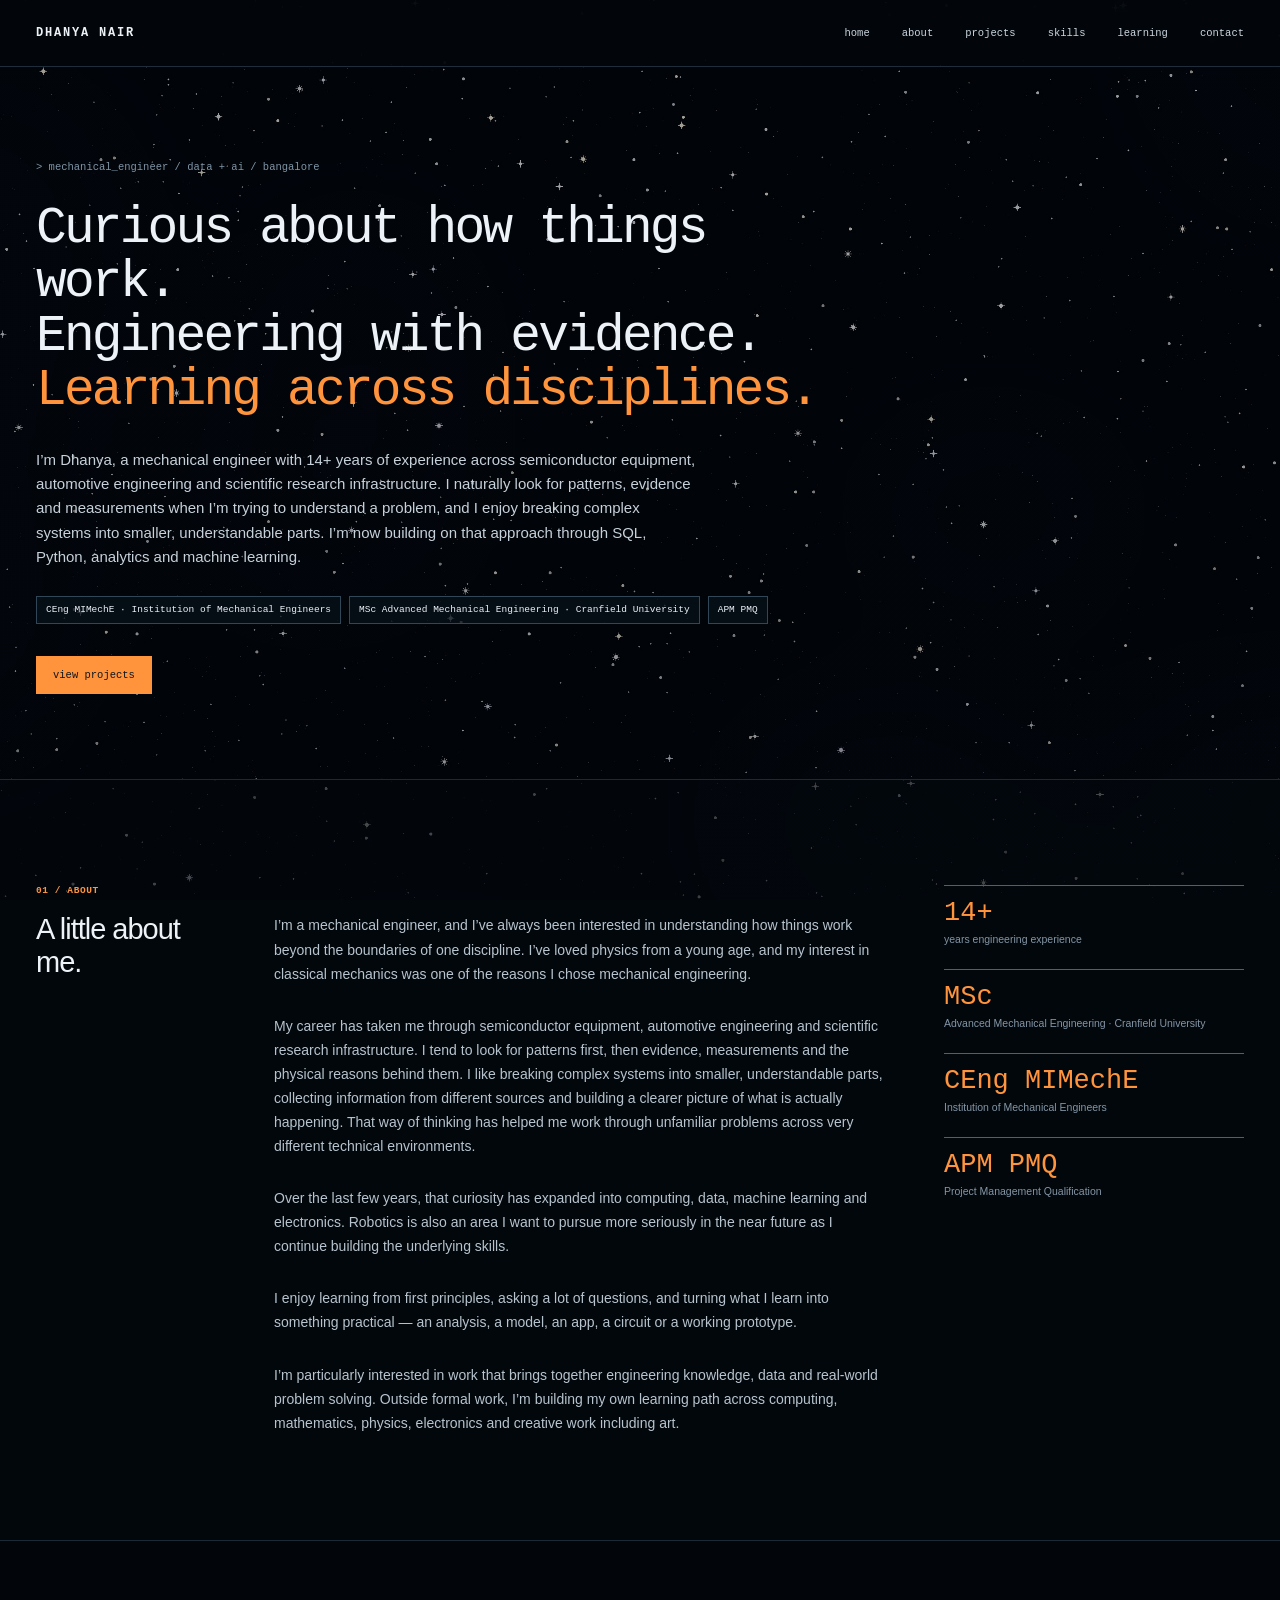
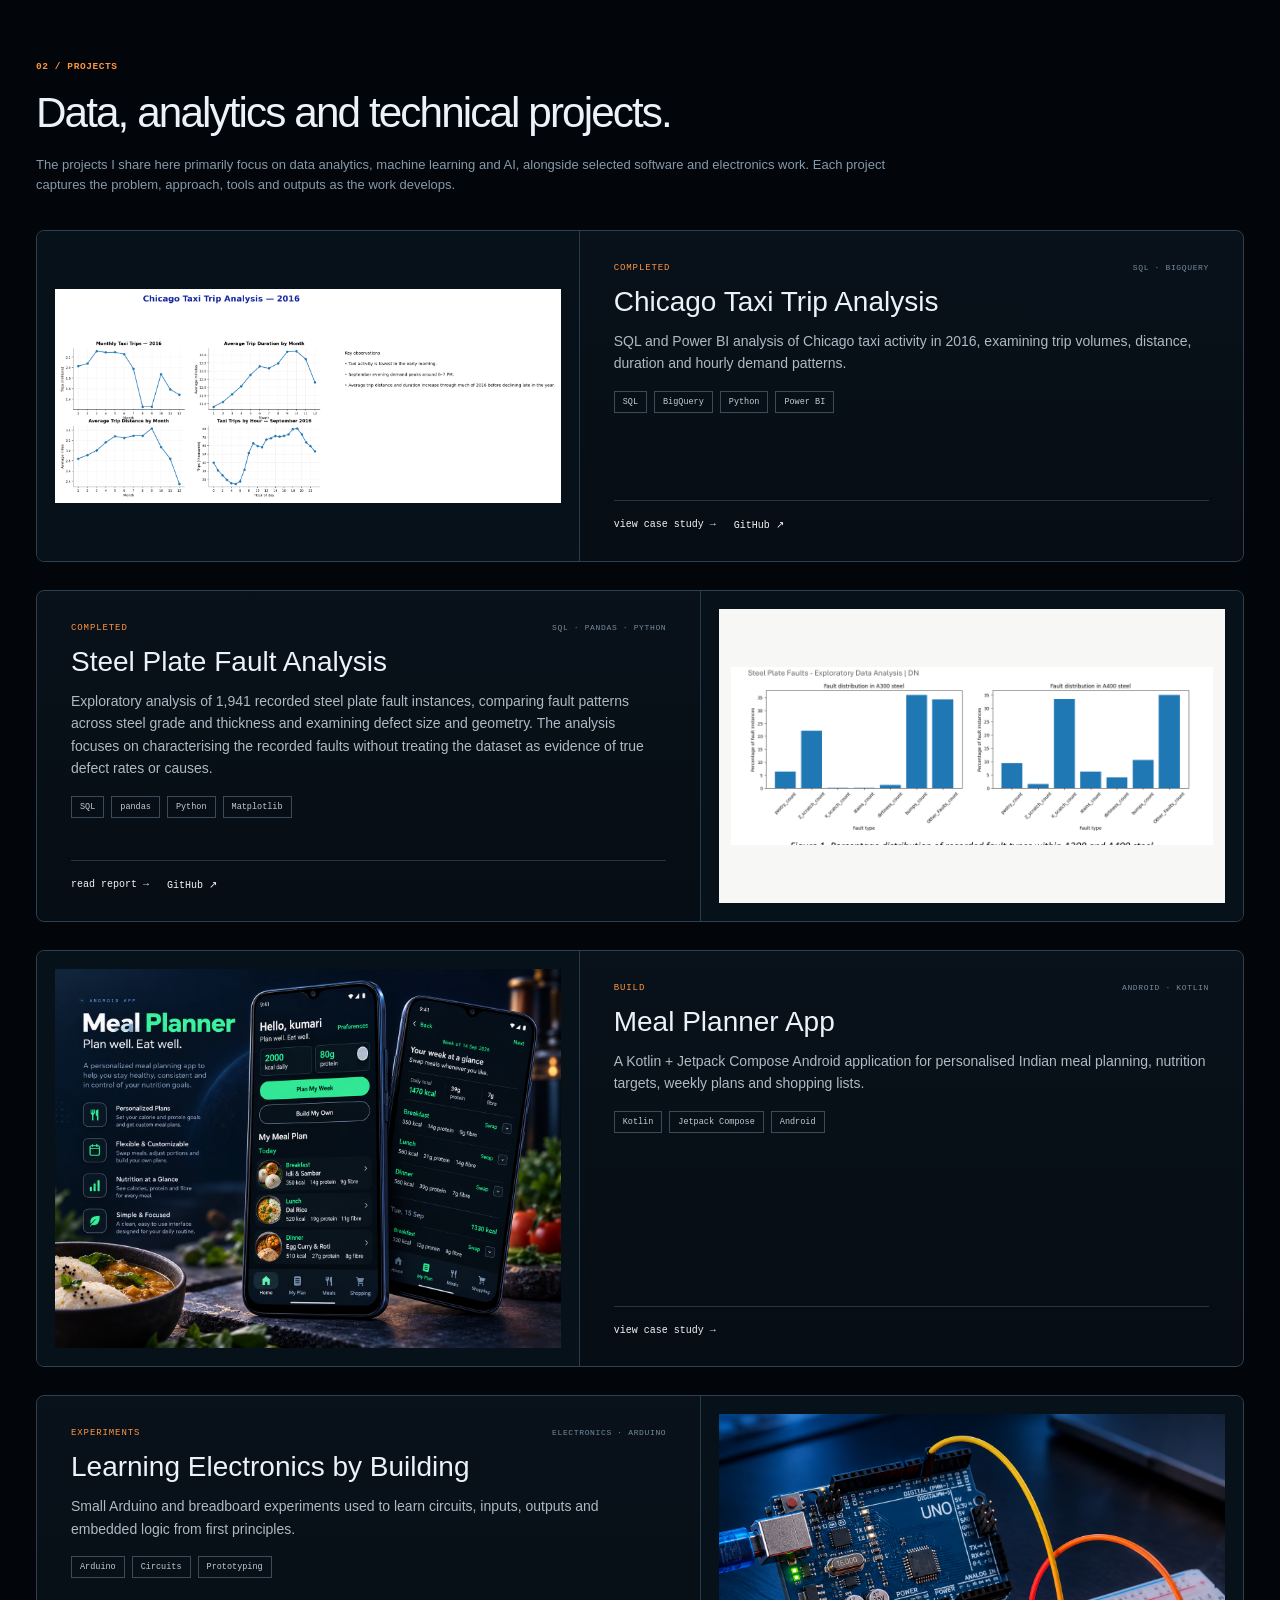
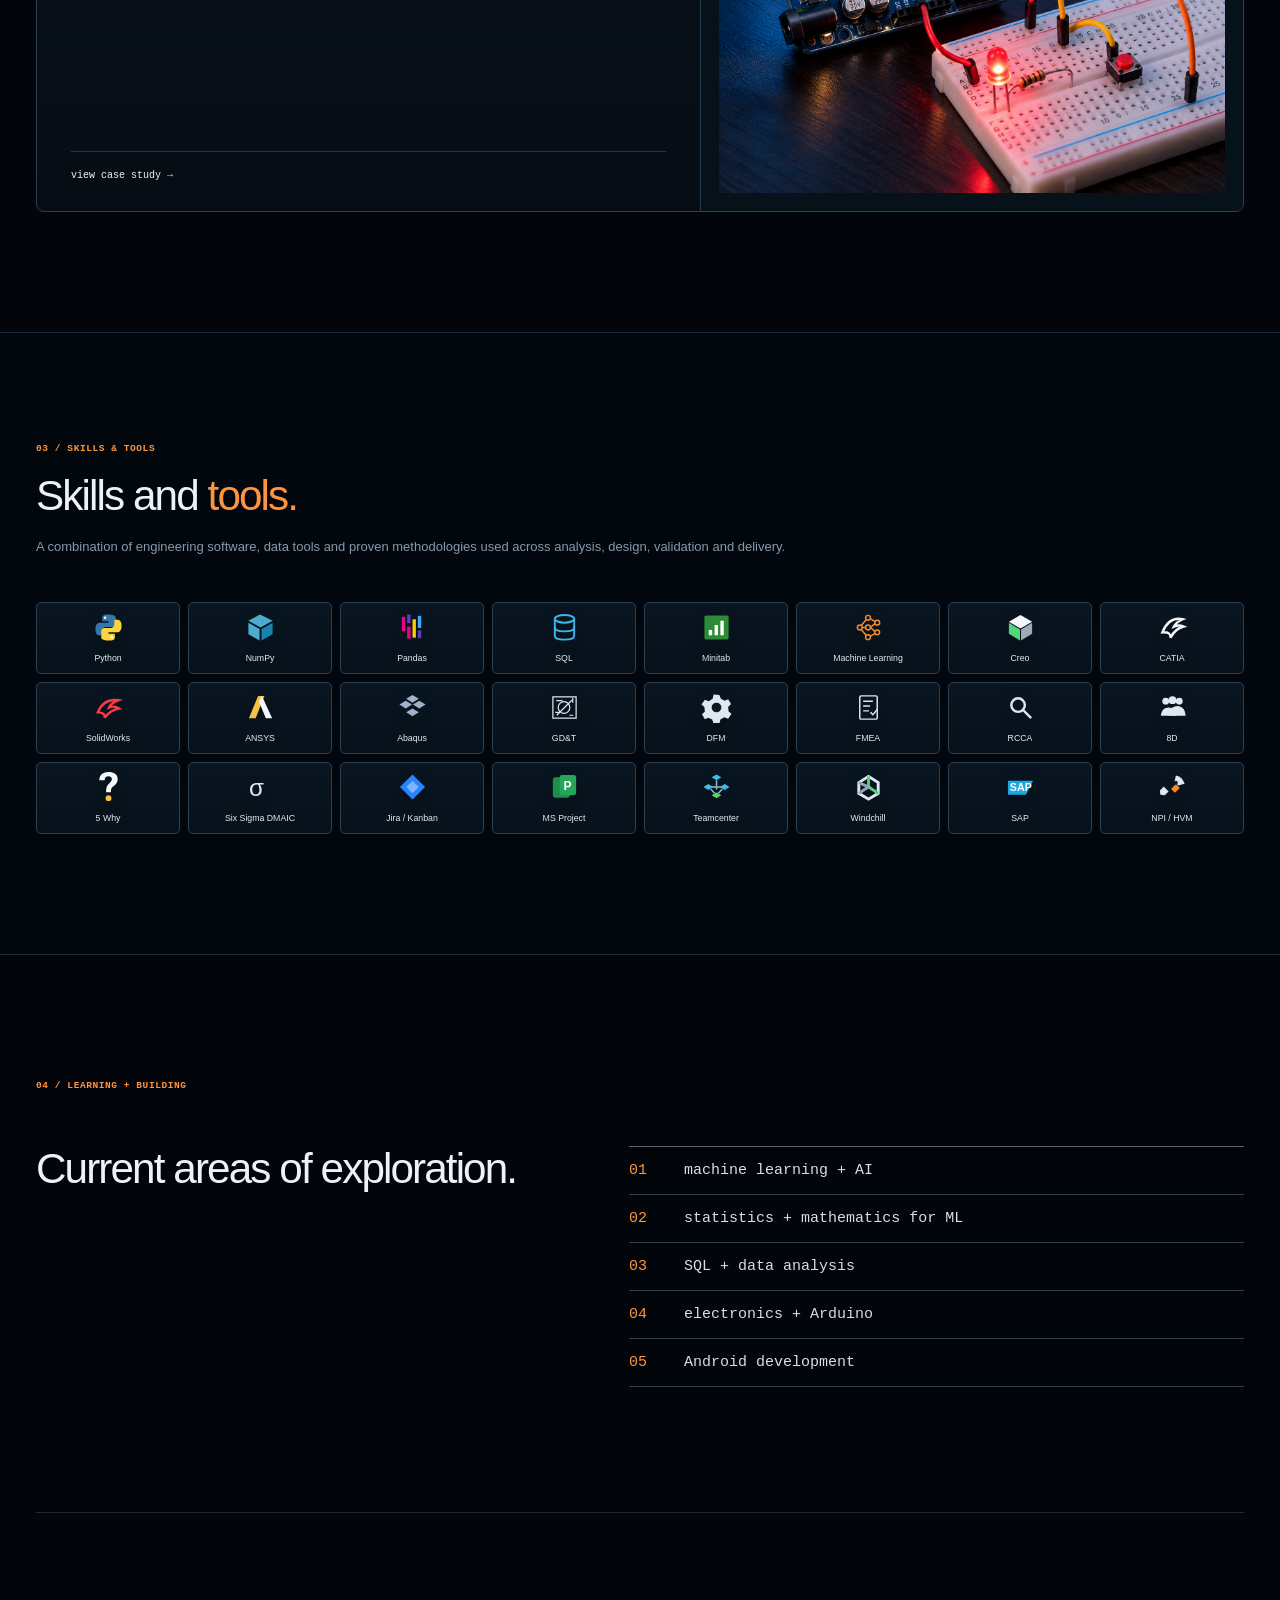
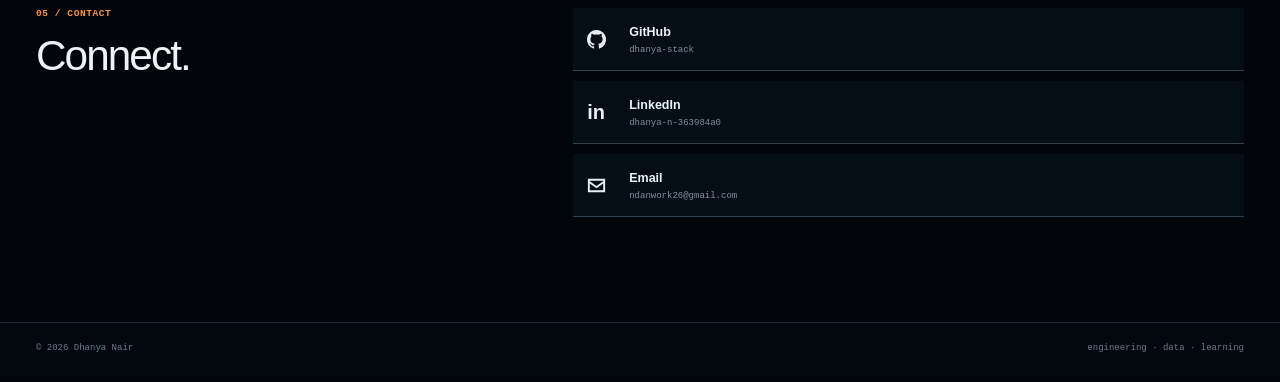
<file: index.html>
<!DOCTYPE html>

<html lang="en">
<head>
<meta charset="utf-8"/>
<meta content="width=device-width,initial-scale=1" name="viewport"/>
<meta content="Dhanya Nair — Chartered Mechanical Engineer working across engineering, data and machine learning." name="description"/>
<title>Dhanya Nair | Engineering + Data</title>
<link href="styles.css" rel="stylesheet"/>
</head>
<body>
<div aria-hidden="true" class="space-bg">
<div class="stars stars-a"></div>
<div class="stars stars-b"></div>
<div class="nebula nebula-a"></div>
<div class="nebula nebula-b"></div>
</div>
<header class="site-header">
<div class="shell nav">
<a class="brand" href="#top">DHANYA NAIR</a>
<button aria-label="Open menu" class="menu">menu</button>
<nav class="links">
<a href="#top">home</a>
<a href="#about">about</a>
<a href="#projects">projects</a>
<a href="#skills">skills</a>
<a href="#learning">learning</a>

<a href="#contact">contact</a>
</nav>
</div>
</header>
<main id="top">
<section class="hero shell">
<div class="hero-copy">
<p class="prompt">&gt; mechanical_engineer / data + ai / bangalore</p>
<h1>Curious about how things work.<br/>Engineering with evidence.<br/><span>Learning across disciplines.</span></h1>
<p class="lede">I’m Dhanya, a mechanical engineer with 14+ years of experience across semiconductor equipment, automotive engineering and scientific research infrastructure. I naturally look for patterns, evidence and measurements when I’m trying to understand a problem, and I enjoy breaking complex systems into smaller, understandable parts. I’m now building on that approach through SQL, Python, analytics and machine learning.</p>
<div class="hero-meta">
<span>CEng MIMechE · Institution of Mechanical Engineers</span>
<span>MSc Advanced Mechanical Engineering · Cranfield University</span>
<span>APM PMQ</span>
</div>
<div class="hero-actions">
<a class="button primary" href="#projects">view projects</a>

</div>
</div>
</section>
<section class="about-section" id="about">
<div class="shell bio-layout">
<div class="bio-title">
<p class="section-index">01 / ABOUT</p>
<h2>A little about me.</h2>
</div>
<div class="bio-copy">
<p>I’m a mechanical engineer, and I’ve always been interested in understanding how things work beyond the boundaries of one discipline. I’ve loved physics from a young age, and my interest in classical mechanics was one of the reasons I chose mechanical engineering.</p>
<p>My career has taken me through semiconductor equipment, automotive engineering and scientific research infrastructure. I tend to look for patterns first, then evidence, measurements and the physical reasons behind them. I like breaking complex systems into smaller, understandable parts, collecting information from different sources and building a clearer picture of what is actually happening. That way of thinking has helped me work through unfamiliar problems across very different technical environments.</p>
<p>Over the last few years, that curiosity has expanded into computing, data, machine learning and electronics. Robotics is also an area I want to pursue more seriously in the near future as I continue building the underlying skills.</p>
<p>I enjoy learning from first principles, asking a lot of questions, and turning what I learn into something practical — an analysis, a model, an app, a circuit or a working prototype.</p>
<p>I’m particularly interested in work that brings together engineering knowledge, data and real-world problem solving. Outside formal work, I’m building my own learning path across computing, mathematics, physics, electronics and creative work including art.</p>
</div>
<aside class="bio-facts">
<div><strong>14+</strong><span>years engineering experience</span></div>
<div><strong>MSc</strong><span>Advanced Mechanical Engineering · Cranfield University</span></div>
<div><strong>CEng MIMechE</strong><span>Institution of Mechanical Engineers</span></div>
<div><strong>APM PMQ</strong><span>Project Management Qualification</span></div>
</aside>
</div>
</section>
<section class="projects shell projects-organised" id="projects">
<div class="section-intro organised-intro">
<p class="section-index">02 / PROJECTS</p>
<h2>Data, analytics and technical projects.</h2>
<p>The projects I share here primarily focus on data analytics, machine learning and AI, alongside selected software and electronics work. Each project captures the problem, approach, tools and outputs as the work develops.</p>
</div>
<div class="project-running-list">
<article class="portfolio-card" data-category="data">
<div class="portfolio-card-image"><img alt="Chicago Taxi Trip Analysis Power BI dashboard showing monthly trips, average trip distance, average trip duration and hourly demand patterns." src="assets/chicago-powerbi-dashboard.png"/></div>
<div class="portfolio-card-body">
<div class="card-topline"><span>COMPLETED</span><small>SQL · BIGQUERY</small></div>
<h3>Chicago Taxi Trip Analysis</h3>
<p>SQL and Power BI analysis of Chicago taxi activity in 2016, examining trip volumes, distance, duration and hourly demand patterns.</p>
<div class="project-stack"><span>SQL</span><span>BigQuery</span><span>Python</span><span>Power BI</span></div>
<div class="card-actions"><a href="projects/chicago-taxi.html">view case study →</a><a href="https://github.com/dhanya-stack/SQL-Mini-Project-Chicago-Taxi-Analysis" rel="noreferrer" target="_blank">GitHub ↗</a></div>
</div>
</article>
<article class="portfolio-card" data-category="data">
<div class="portfolio-card-image steel-preview"><img alt="Charts comparing recorded steel plate fault distributions in A300 and A400 steel." src="assets/steel-plate-preview.png"/></div>
<div class="portfolio-card-body">
<div class="card-topline"><span>COMPLETED</span><small>SQL · PANDAS · PYTHON</small></div>
<h3>Steel Plate Fault Analysis</h3>
<p>Exploratory analysis of 1,941 recorded steel plate fault instances, comparing fault patterns across steel grade and thickness and examining defect size and geometry. The analysis focuses on characterising the recorded faults without treating the dataset as evidence of true defect rates or causes.</p>
<div class="project-stack"><span>SQL</span><span>pandas</span><span>Python</span><span>Matplotlib</span></div>
<div class="card-actions"><a href="projects/steel-plate-faults.html">read report →</a><a href="https://github.com/dhanya-stack/Steel-Plate-Fault-Analysis" rel="noreferrer" target="_blank">GitHub ↗</a></div>
</div>
</article>
<article class="portfolio-card" data-category="software">
<div class="portfolio-card-image"><img alt="Meal Planner Android app visual." src="assets/meal-planner-polished.png"/></div>
<div class="portfolio-card-body">
<div class="card-topline"><span>BUILD</span><small>ANDROID · KOTLIN</small></div>
<h3>Meal Planner App</h3>
<p>A Kotlin + Jetpack Compose Android application for personalised Indian meal planning, nutrition targets, weekly plans and shopping lists.</p>
<div class="project-stack"><span>Kotlin</span><span>Jetpack Compose</span><span>Android</span></div>
<div class="card-actions"><a href="projects/meal-planner.html">view case study →</a></div>
</div>
</article>
<article class="portfolio-card" data-category="electronics">
<div class="portfolio-card-image"><img alt="Arduino and electronics project visual." src="assets/electronics-polished.png"/></div>
<div class="portfolio-card-body">
<div class="card-topline"><span>EXPERIMENTS</span><small>ELECTRONICS · ARDUINO</small></div>
<h3>Learning Electronics by Building</h3>
<p>Small Arduino and breadboard experiments used to learn circuits, inputs, outputs and embedded logic from first principles.</p>
<div class="project-stack"><span>Arduino</span><span>Circuits</span><span>Prototyping</span></div>
<div class="card-actions"><a href="projects/electronics.html">view case study →</a></div>
</div>
</article>
</div>
</section>
<section class="skills unified-skills" id="skills">
<div class="shell">
<div class="section-intro skills-simple-intro">
<p class="section-index">03 / SKILLS &amp; TOOLS</p>
<h2>Skills and <span>tools.</span></h2>
<p>A combination of engineering software, data tools and proven methodologies used across analysis, design, validation and delivery.</p>
</div>
<div class="all-tools-grid">
<div class="all-tool"><img alt="" src="assets/icons/python.svg"/><span>Python</span></div>
<div class="all-tool"><img alt="" src="assets/icons/numpy.svg"/><span>NumPy</span></div>
<div class="all-tool"><img alt="" src="assets/icons/pandas.svg"/><span>Pandas</span></div>
<div class="all-tool"><img alt="" src="assets/icons/sql.svg"/><span>SQL</span></div>
<div class="all-tool"><img alt="" src="assets/icons/minitab.svg"/><span>Minitab</span></div>
<div class="all-tool"><img alt="" src="assets/icons/ml.svg"/><span>Machine Learning</span></div>
<div class="all-tool"><img alt="" src="assets/icons/creo.svg"/><span>Creo</span></div>
<div class="all-tool"><img alt="" src="assets/icons/catia.svg"/><span>CATIA</span></div>
<div class="all-tool"><img alt="" src="assets/icons/solidworks.svg"/><span>SolidWorks</span></div>
<div class="all-tool"><img alt="" src="assets/icons/ansys.svg"/><span>ANSYS</span></div>
<div class="all-tool"><img alt="" src="assets/icons/abaqus.svg"/><span>Abaqus</span></div>
<div class="all-tool"><img alt="" src="assets/icons/gdt.svg"/><span>GD&amp;T</span></div>
<div class="all-tool"><img alt="" src="assets/icons/dfm.svg"/><span>DFM</span></div>
<div class="all-tool"><img alt="" src="assets/icons/fmea.svg"/><span>FMEA</span></div>
<div class="all-tool"><img alt="" src="assets/icons/rcca.svg"/><span>RCCA</span></div>
<div class="all-tool"><img alt="" src="assets/icons/eightd.svg"/><span>8D</span></div>
<div class="all-tool"><img alt="" src="assets/icons/fivewhy.svg"/><span>5 Why</span></div>
<div class="all-tool"><img alt="" src="assets/icons/sixsigma.svg"/><span>Six Sigma DMAIC</span></div>
<div class="all-tool"><img alt="" src="assets/icons/jira.svg"/><span>Jira / Kanban</span></div>
<div class="all-tool"><img alt="" src="assets/icons/msproject.svg"/><span>MS Project</span></div>
<div class="all-tool"><img alt="" src="assets/icons/teamcenter.svg"/><span>Teamcenter</span></div>
<div class="all-tool"><img alt="" src="assets/icons/windchill.svg"/><span>Windchill</span></div>
<div class="all-tool"><img alt="" src="assets/icons/sap.svg"/><span>SAP</span></div>
<div class="all-tool"><img alt="" src="assets/icons/npi.svg"/><span>NPI / HVM</span></div>
</div>
</div>
</section>
<section class="learning shell" id="learning">
<p class="section-index">04 / LEARNING + BUILDING</p>
<div class="learning-grid">
<h2>Current areas of exploration.</h2>
<div class="learning-list">
<p><span>01</span> machine learning + AI</p>
<p><span>02</span> statistics + mathematics for ML</p>
<p><span>03</span> SQL + data analysis</p>
<p><span>04</span> electronics + Arduino</p>
<p><span>05</span> Android development</p>
</div>
</div>
</section>
<section class="contact shell contact-centered" id="contact">
<div class="contact-heading">
<p class="section-index">05 / CONTACT</p>
<h2>Connect.</h2>
</div>
<div class="contact-links contact-icon-links">
<a href="https://github.com/dhanya-stack" rel="noreferrer" target="_blank"><span class="social-icon"><svg viewbox="0 0 24 24"><path d="M12 2a10 10 0 0 0-3.16 19.49c.5.09.68-.22.68-.48v-1.87c-2.78.6-3.37-1.18-3.37-1.18-.45-1.16-1.11-1.47-1.11-1.47-.91-.62.07-.61.07-.61 1 .07 1.53 1.04 1.53 1.04.9 1.53 2.35 1.09 2.92.83.09-.65.35-1.1.64-1.35-2.22-.25-4.56-1.11-4.56-4.94 0-1.09.39-1.98 1.03-2.68-.1-.25-.45-1.27.1-2.64 0 0 .84-.27 2.75 1.02A9.55 9.55 0 0 1 12 6.8a9.55 9.55 0 0 1 2.5.34c1.91-1.29 2.75-1.02 2.75-1.02.55 1.37.2 2.39.1 2.64.64.7 1.03 1.59 1.03 2.68 0 3.84-2.35 4.69-4.58 4.94.36.31.68.92.68 1.86v2.76c0 .27.18.58.69.48A10 10 0 0 0 12 2Z"></path></svg></span><span><strong>GitHub</strong><small>dhanya-stack</small></span></a>
<a href="https://www.linkedin.com/in/dhanya-n-363984a0" rel="noreferrer" target="_blank"><span class="social-icon linkedin-social">in</span><span><strong>LinkedIn</strong><small>dhanya-n-363984a0</small></span></a>
<a href="mailto:ndanwork26@gmail.com"><span class="social-icon"><svg viewbox="0 0 24 24"><path d="M3 5h18v14H3V5Zm2 2v.6l7 4.9 7-4.9V7H5Zm14 10V10l-7 4.9L5 10v7h14Z"></path></svg></span><span><strong>Email</strong><small>ndanwork26@gmail.com</small></span></a>
</div>
</section>
</main>
<footer>
<div class="shell"><span>© 2026 Dhanya Nair</span><span>engineering · data · learning</span></div>
</footer>
<script src="script.js"></script>
</body>
</html>
</file>
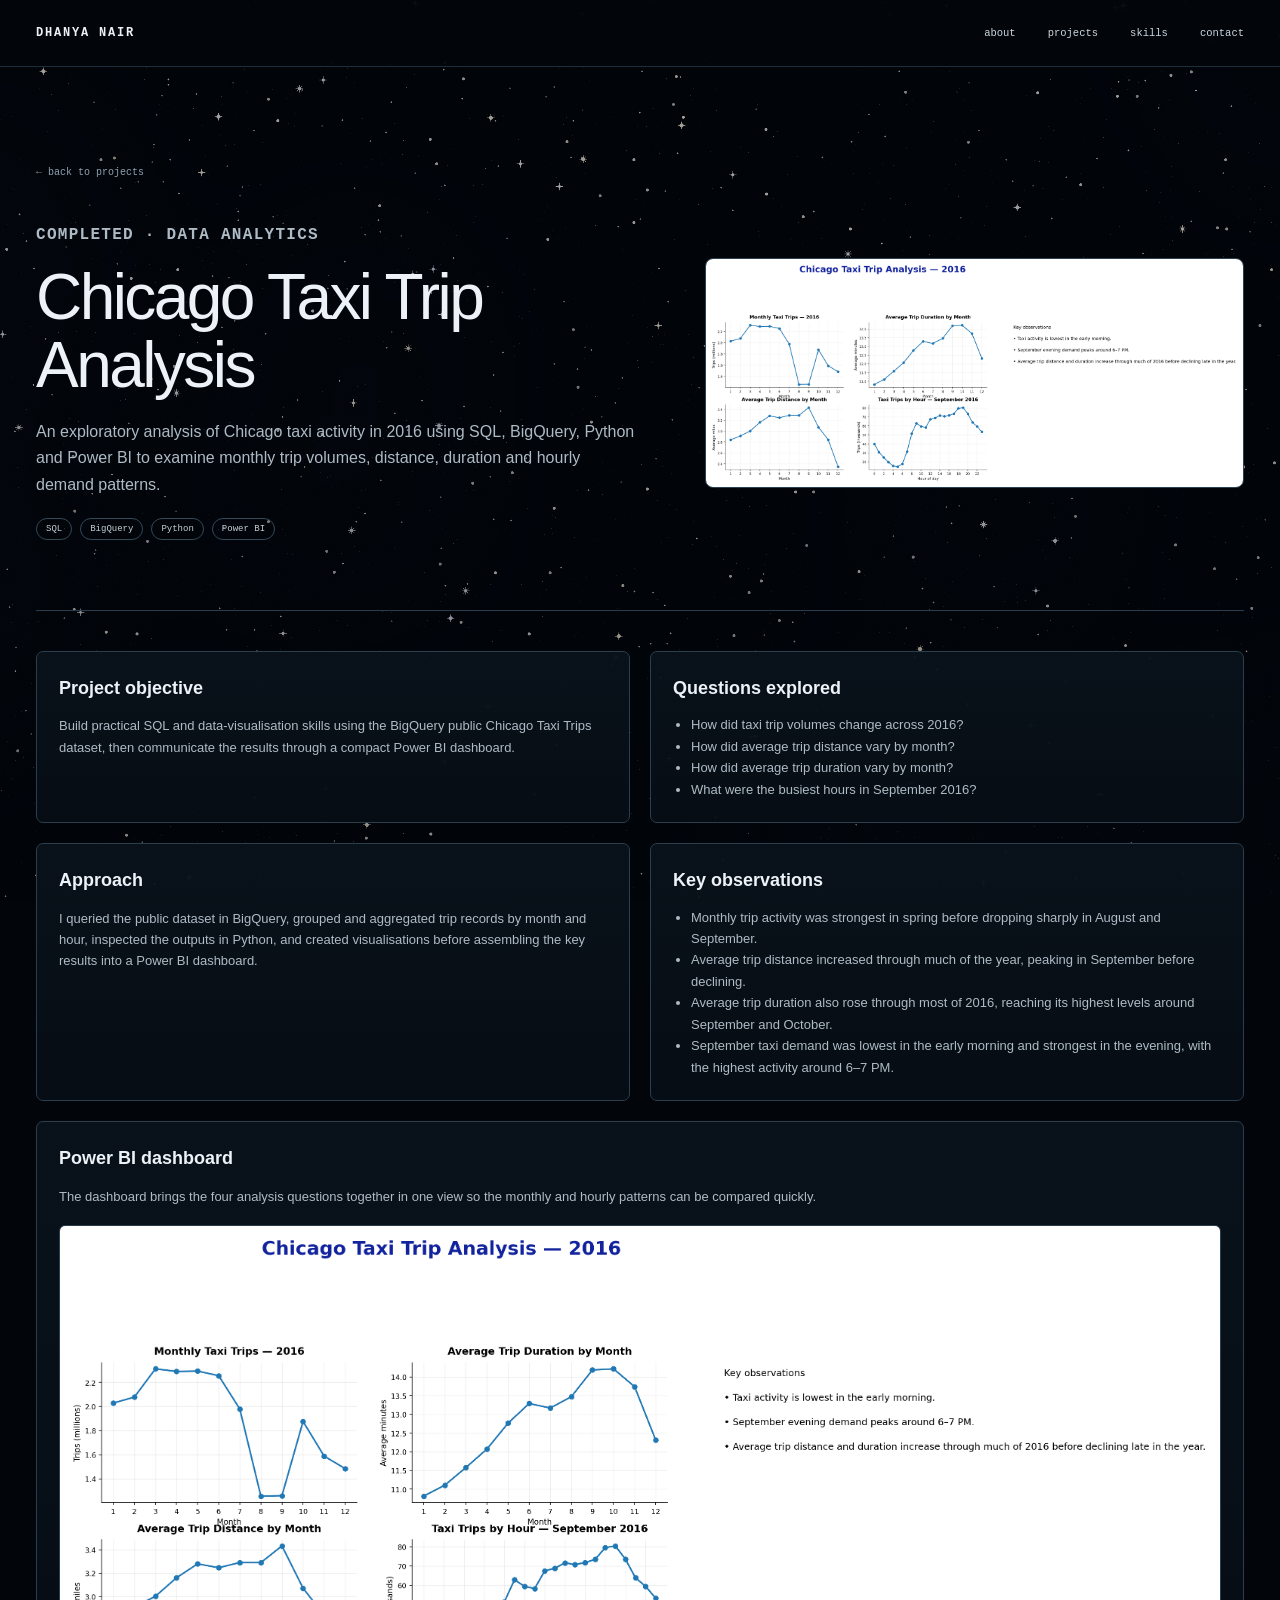
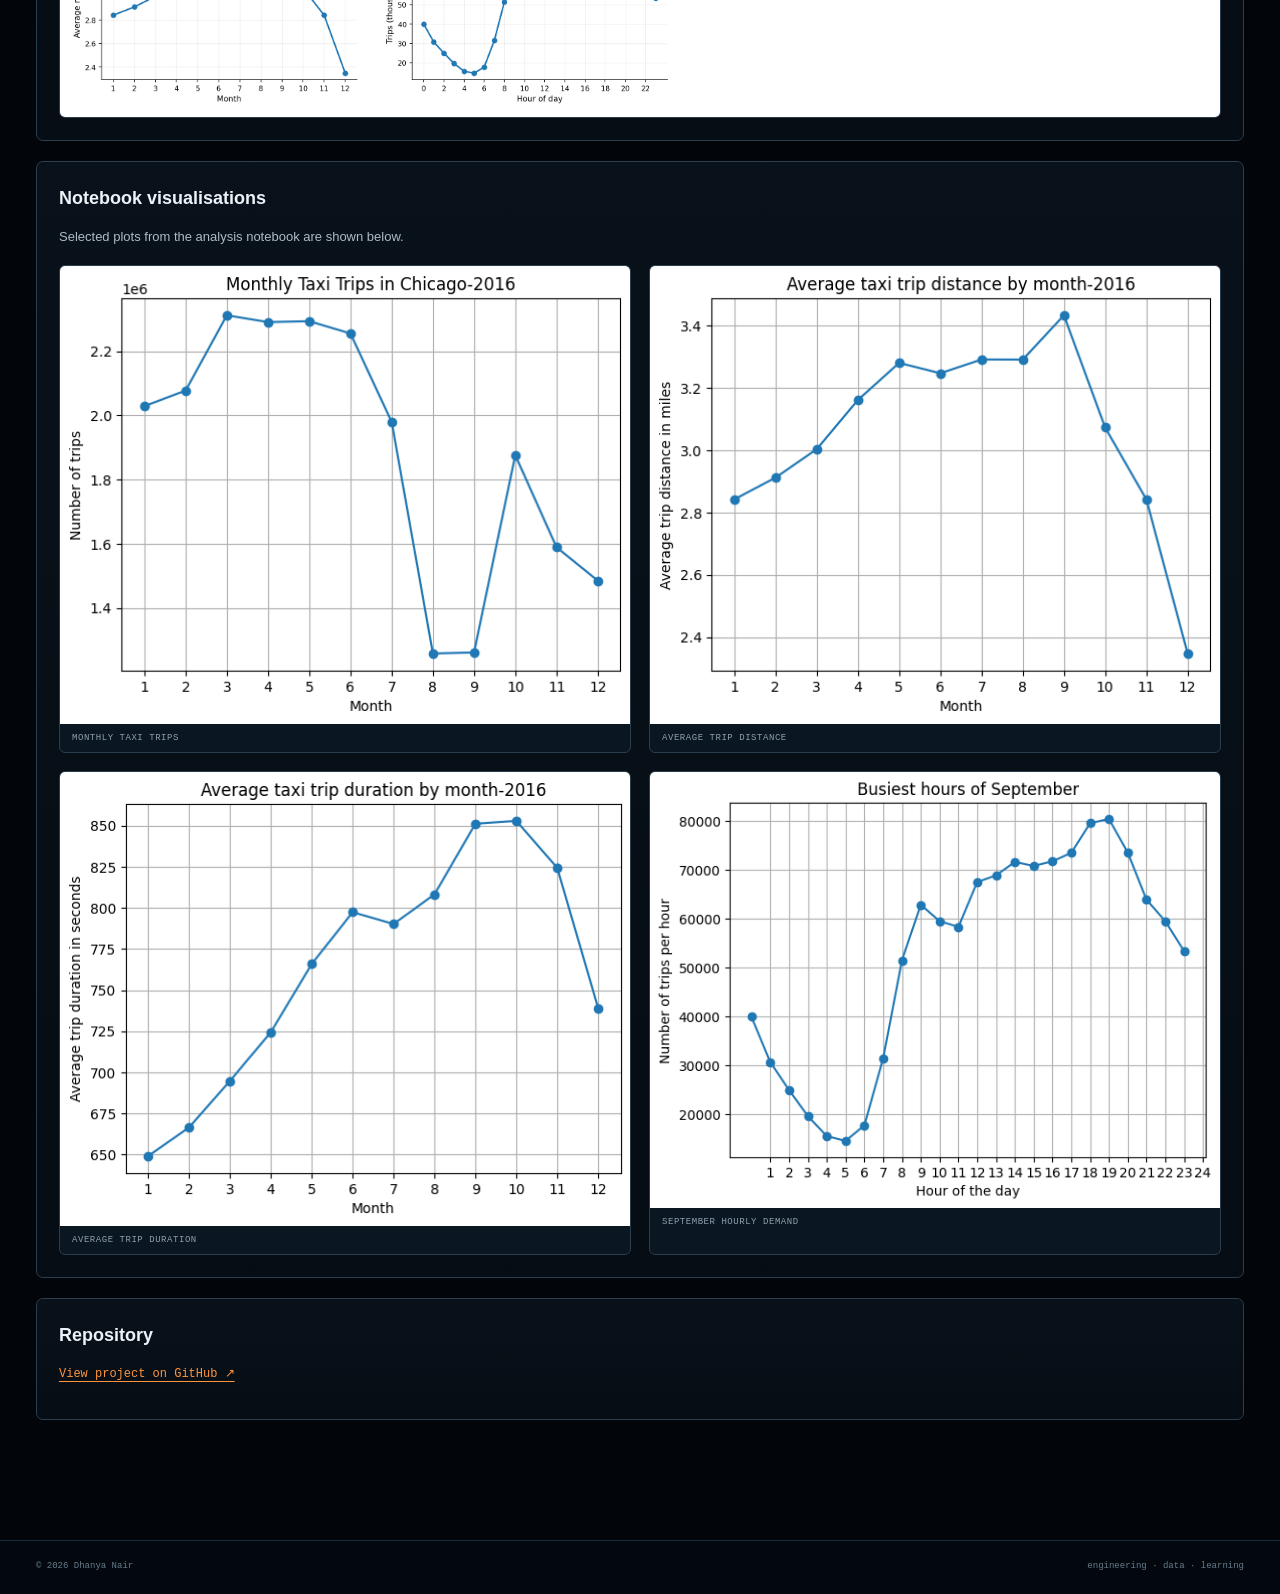
<file: projects/chicago-taxi.html>
<!doctype html>
<html lang="en"><head><meta charset="utf-8"><meta name="viewport" content="width=device-width,initial-scale=1"><title>Chicago Taxi Trip Analysis | Dhanya Nair</title><link rel="stylesheet" href="../styles.css"></head>
<body><div class="space-bg" aria-hidden="true"><div class="stars stars-a"></div><div class="stars stars-b"></div><div class="nebula nebula-a"></div><div class="nebula nebula-b"></div></div>
<header class="site-header"><div class="shell nav"><a class="brand" href="../index.html">DHANYA NAIR</a><nav class="links"><a href="../index.html#about">about</a><a href="../index.html#projects">projects</a><a href="../index.html#skills">skills</a><a href="../index.html#contact">contact</a></nav></div></header>
<main class="shell case-main"><a class="case-back" href="../index.html#projects">← back to projects</a>
<section class="case-hero"><div><p class="case-kicker">COMPLETED · DATA ANALYTICS</p><h1>Chicago Taxi Trip Analysis</h1><p>An exploratory analysis of Chicago taxi activity in 2016 using SQL, BigQuery, Python and Power BI to examine monthly trip volumes, distance, duration and hourly demand patterns.</p><div class="case-meta"><span>SQL</span><span>BigQuery</span><span>Python</span><span>Power BI</span></div></div><div><img src="../assets/chicago-powerbi-dashboard.png" alt="Chicago Taxi Trip Analysis Power BI dashboard."></div></section>

<div class="case-sections">
<section class="case-block"><h2>Project objective</h2><p>Build practical SQL and data-visualisation skills using the BigQuery public Chicago Taxi Trips dataset, then communicate the results through a compact Power BI dashboard.</p></section>
<section class="case-block"><h2>Questions explored</h2><ul><li>How did taxi trip volumes change across 2016?</li><li>How did average trip distance vary by month?</li><li>How did average trip duration vary by month?</li><li>What were the busiest hours in September 2016?</li></ul></section>
<section class="case-block"><h2>Approach</h2><p>I queried the public dataset in BigQuery, grouped and aggregated trip records by month and hour, inspected the outputs in Python, and created visualisations before assembling the key results into a Power BI dashboard.</p></section>
<section class="case-block"><h2>Key observations</h2><ul><li>Monthly trip activity was strongest in spring before dropping sharply in August and September.</li><li>Average trip distance increased through much of the year, peaking in September before declining.</li><li>Average trip duration also rose through most of 2016, reaching its highest levels around September and October.</li><li>September taxi demand was lowest in the early morning and strongest in the evening, with the highest activity around 6–7 PM.</li></ul></section>
<section class="case-block wide"><h2>Power BI dashboard</h2><p>The dashboard brings the four analysis questions together in one view so the monthly and hourly patterns can be compared quickly.</p><img class="case-full-image" src="../assets/chicago-powerbi-dashboard.png" alt="Power BI dashboard for the Chicago Taxi Trip Analysis project."></section>
<section class="case-block wide"><h2>Notebook visualisations</h2><p>Selected plots from the analysis notebook are shown below.</p><div class="case-gallery"><figure><img src="../assets/chicago-monthly-trips.png" alt="Monthly taxi trips in 2016."><figcaption>Monthly taxi trips</figcaption></figure><figure><img src="../assets/chicago-avg-distance.png" alt="Average taxi trip distance by month."><figcaption>Average trip distance</figcaption></figure><figure><img src="../assets/chicago-avg-duration.png" alt="Average taxi trip duration by month."><figcaption>Average trip duration</figcaption></figure><figure><img src="../assets/chicago-busy-hours.png" alt="Taxi trips by hour in September 2016."><figcaption>September hourly demand</figcaption></figure></div></section>
<section class="case-block wide"><h2>Repository</h2><p><a class="text-link" href="https://github.com/dhanya-stack/SQL-Mini-Project-Chicago-Taxi-Analysis" target="_blank" rel="noreferrer">View project on GitHub ↗</a></p></section>
</div></main>
<footer><div class="shell"><span>© 2026 Dhanya Nair</span><span>engineering · data · learning</span></div></footer></body></html>
</file>
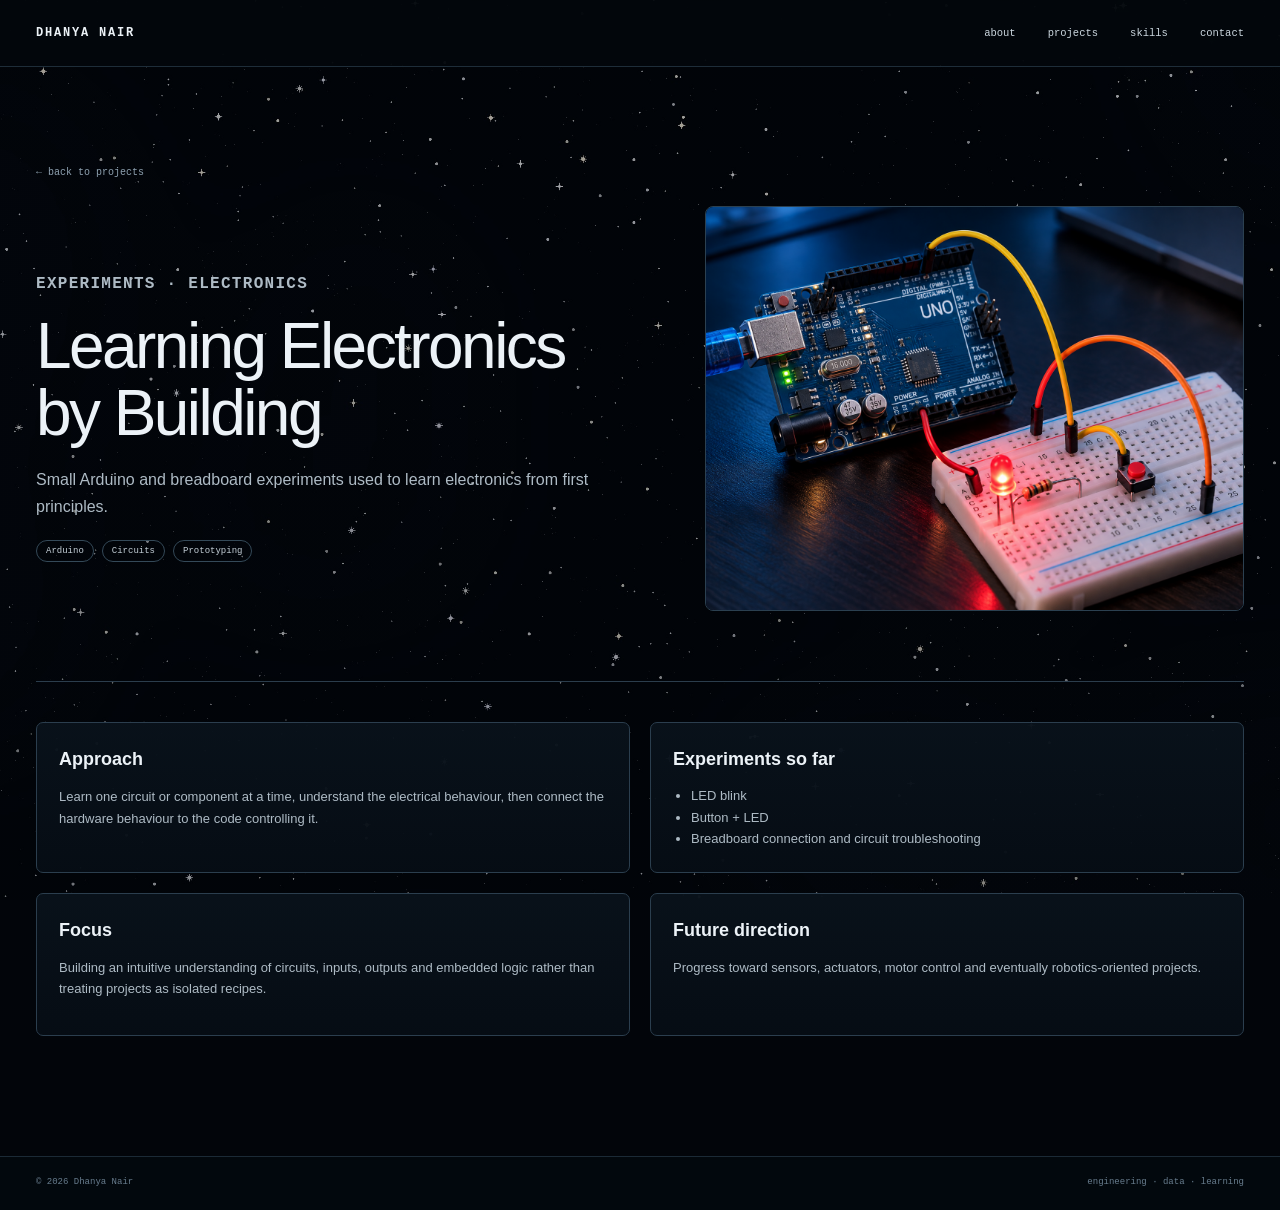
<file: projects/electronics.html>
<!doctype html><html lang="en"><head><meta charset="utf-8"><meta name="viewport" content="width=device-width,initial-scale=1"><title>Learning Electronics by Building | Dhanya Nair</title><link rel="stylesheet" href="../styles.css"></head><body><div class="space-bg" aria-hidden="true"><div class="stars stars-a"></div><div class="stars stars-b"></div><div class="nebula nebula-a"></div><div class="nebula nebula-b"></div></div><header class="site-header"><div class="shell nav"><a class="brand" href="../index.html">DHANYA NAIR</a><nav class="links"><a href="../index.html#about">about</a><a href="../index.html#projects">projects</a><a href="../index.html#skills">skills</a><a href="../index.html#contact">contact</a></nav></div></header><main class="shell case-main"><a class="case-back" href="../index.html#projects">← back to projects</a><section class="case-hero"><div><p class="case-kicker">EXPERIMENTS · ELECTRONICS</p><h1>Learning Electronics by Building</h1><p>Small Arduino and breadboard experiments used to learn electronics from first principles.</p><div class="case-meta"><span>Arduino</span><span>Circuits</span><span>Prototyping</span></div></div><div><img src="../assets/electronics-polished.png" alt=""></div></section><div class="case-sections"><section class="case-block"><h2>Approach</h2><p>Learn one circuit or component at a time, understand the electrical behaviour, then connect the hardware behaviour to the code controlling it.</p></section><section class="case-block"><h2>Experiments so far</h2><ul><li>LED blink</li><li>Button + LED</li><li>Breadboard connection and circuit troubleshooting</li></ul></section><section class="case-block"><h2>Focus</h2><p>Building an intuitive understanding of circuits, inputs, outputs and embedded logic rather than treating projects as isolated recipes.</p></section><section class="case-block"><h2>Future direction</h2><p>Progress toward sensors, actuators, motor control and eventually robotics-oriented projects.</p></section></div></main><footer><div class="shell"><span>© 2026 Dhanya Nair</span><span>engineering · data · learning</span></div></footer></body></html>
</file>
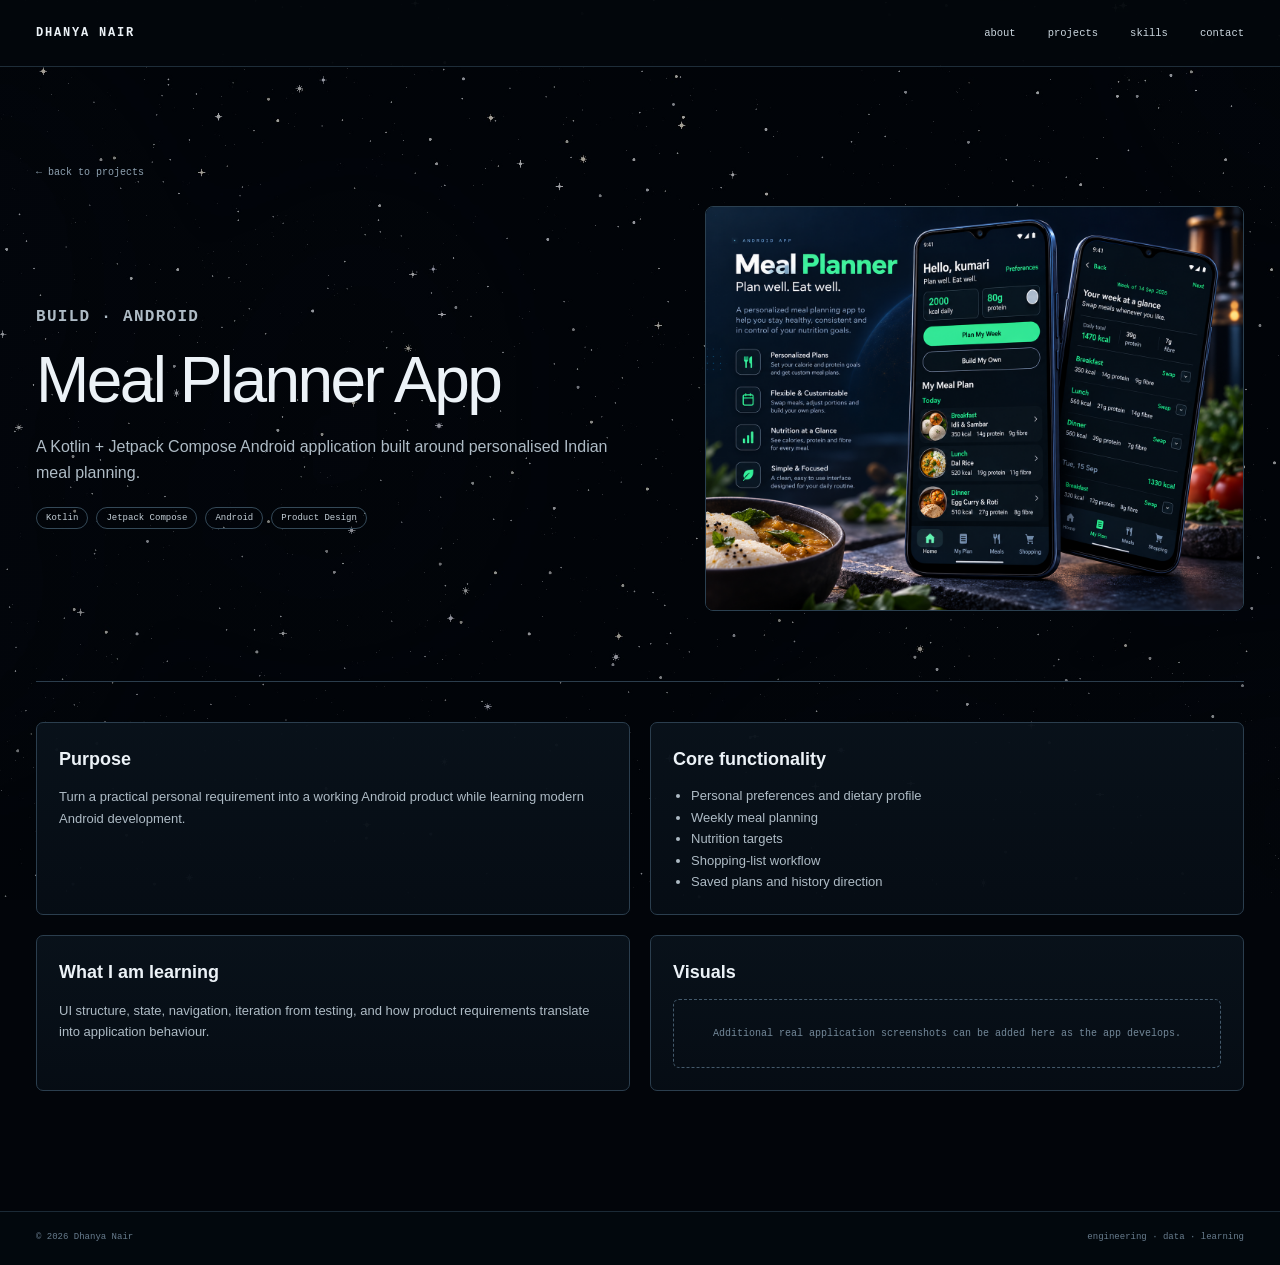
<file: projects/meal-planner.html>
<!doctype html><html lang="en"><head><meta charset="utf-8"><meta name="viewport" content="width=device-width,initial-scale=1"><title>Meal Planner App | Dhanya Nair</title><link rel="stylesheet" href="../styles.css"></head><body><div class="space-bg" aria-hidden="true"><div class="stars stars-a"></div><div class="stars stars-b"></div><div class="nebula nebula-a"></div><div class="nebula nebula-b"></div></div><header class="site-header"><div class="shell nav"><a class="brand" href="../index.html">DHANYA NAIR</a><nav class="links"><a href="../index.html#about">about</a><a href="../index.html#projects">projects</a><a href="../index.html#skills">skills</a><a href="../index.html#contact">contact</a></nav></div></header><main class="shell case-main"><a class="case-back" href="../index.html#projects">← back to projects</a><section class="case-hero"><div><p class="case-kicker">BUILD · ANDROID</p><h1>Meal Planner App</h1><p>A Kotlin + Jetpack Compose Android application built around personalised Indian meal planning.</p><div class="case-meta"><span>Kotlin</span><span>Jetpack Compose</span><span>Android</span><span>Product Design</span></div></div><div><img src="../assets/meal-planner-polished.png" alt=""></div></section><div class="case-sections"><section class="case-block"><h2>Purpose</h2><p>Turn a practical personal requirement into a working Android product while learning modern Android development.</p></section><section class="case-block"><h2>Core functionality</h2><ul><li>Personal preferences and dietary profile</li><li>Weekly meal planning</li><li>Nutrition targets</li><li>Shopping-list workflow</li><li>Saved plans and history direction</li></ul></section><section class="case-block"><h2>What I am learning</h2><p>UI structure, state, navigation, iteration from testing, and how product requirements translate into application behaviour.</p></section><section class="case-block"><h2>Visuals</h2><div class="case-placeholder">Additional real application screenshots can be added here as the app develops.</div></section></div></main><footer><div class="shell"><span>© 2026 Dhanya Nair</span><span>engineering · data · learning</span></div></footer></body></html>
</file>
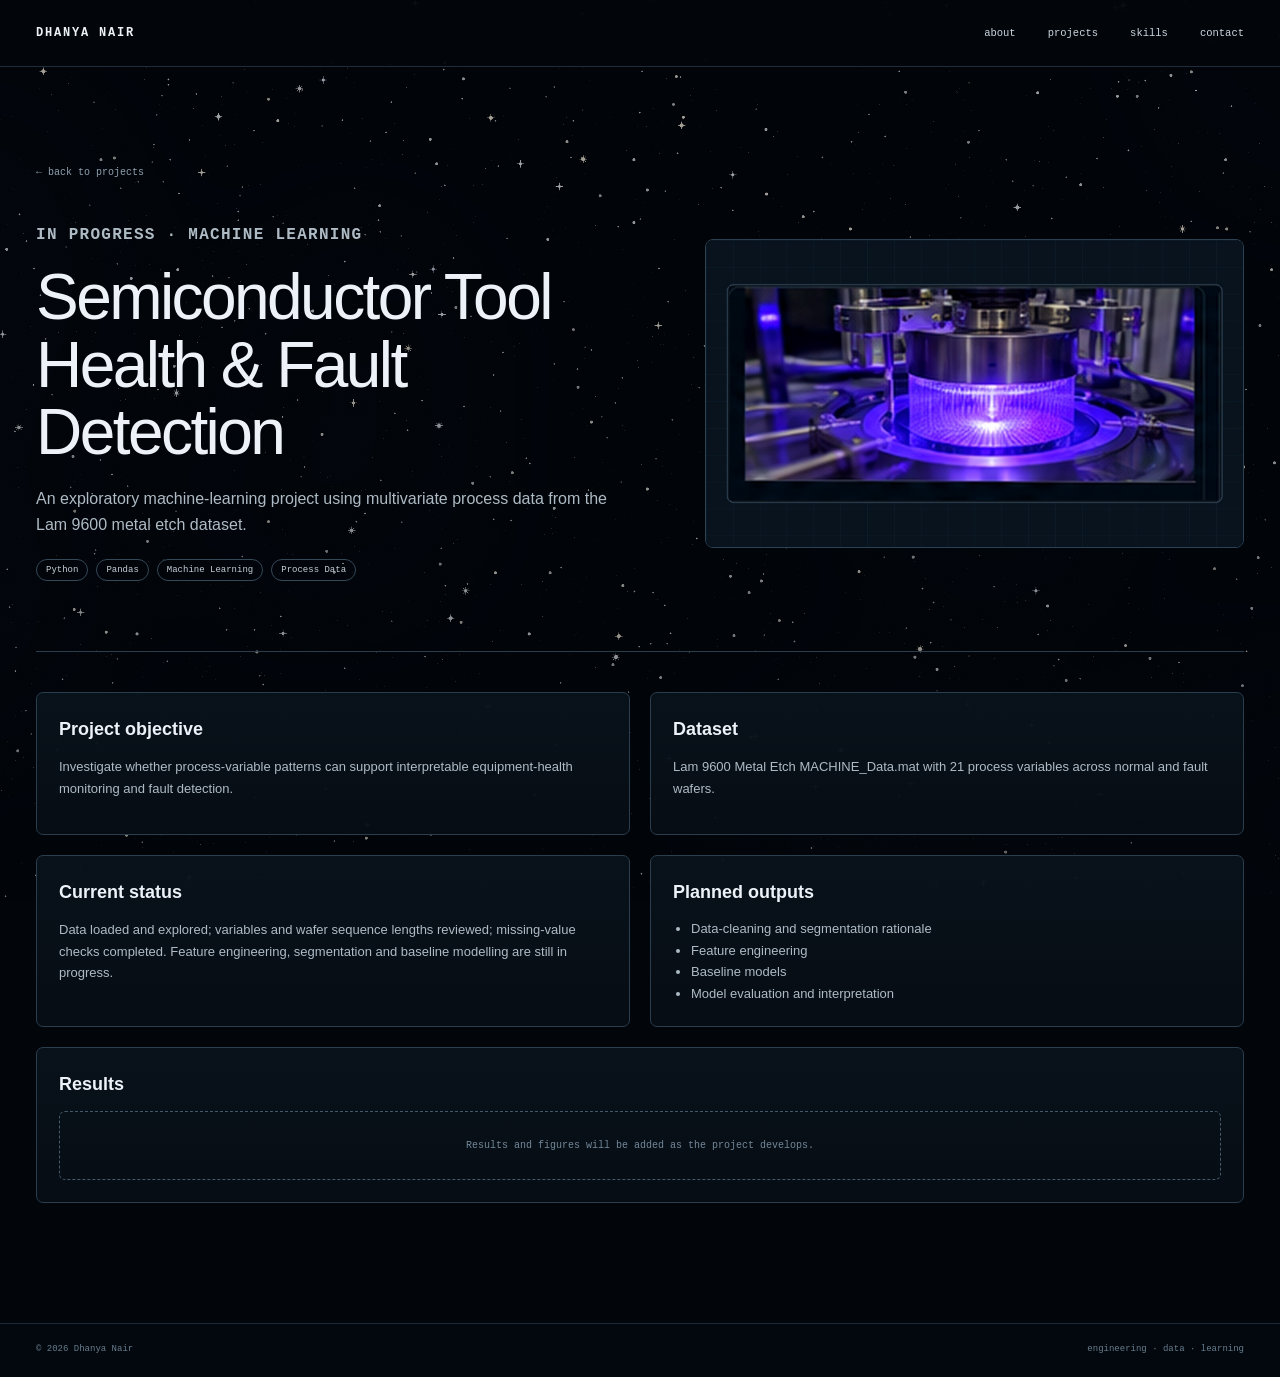
<file: projects/semiconductor-health.html>
<!doctype html><html lang="en"><head><meta charset="utf-8"><meta name="viewport" content="width=device-width,initial-scale=1"><title>Semiconductor Tool Health & Fault Detection | Dhanya Nair</title><link rel="stylesheet" href="../styles.css"></head><body><div class="space-bg" aria-hidden="true"><div class="stars stars-a"></div><div class="stars stars-b"></div><div class="nebula nebula-a"></div><div class="nebula nebula-b"></div></div><header class="site-header"><div class="shell nav"><a class="brand" href="../index.html">DHANYA NAIR</a><nav class="links"><a href="../index.html#about">about</a><a href="../index.html#projects">projects</a><a href="../index.html#skills">skills</a><a href="../index.html#contact">contact</a></nav></div></header><main class="shell case-main"><a class="case-back" href="../index.html#projects">← back to projects</a><section class="case-hero"><div><p class="case-kicker">IN PROGRESS · MACHINE LEARNING</p><h1>Semiconductor Tool Health & Fault Detection</h1><p>An exploratory machine-learning project using multivariate process data from the Lam 9600 metal etch dataset.</p><div class="case-meta"><span>Python</span><span>Pandas</span><span>Machine Learning</span><span>Process Data</span></div></div><div><img src="../assets/semiconductor-sharp.jpg" alt=""></div></section><div class="case-sections"><section class="case-block"><h2>Project objective</h2><p>Investigate whether process-variable patterns can support interpretable equipment-health monitoring and fault detection.</p></section><section class="case-block"><h2>Dataset</h2><p>Lam 9600 Metal Etch MACHINE_Data.mat with 21 process variables across normal and fault wafers.</p></section><section class="case-block"><h2>Current status</h2><p>Data loaded and explored; variables and wafer sequence lengths reviewed; missing-value checks completed. Feature engineering, segmentation and baseline modelling are still in progress.</p></section><section class="case-block"><h2>Planned outputs</h2><ul><li>Data-cleaning and segmentation rationale</li><li>Feature engineering</li><li>Baseline models</li><li>Model evaluation and interpretation</li></ul></section><section class="case-block wide"><h2>Results</h2><div class="case-placeholder">Results and figures will be added as the project develops.</div></section></div></main><footer><div class="shell"><span>© 2026 Dhanya Nair</span><span>engineering · data · learning</span></div></footer></body></html>
</file>
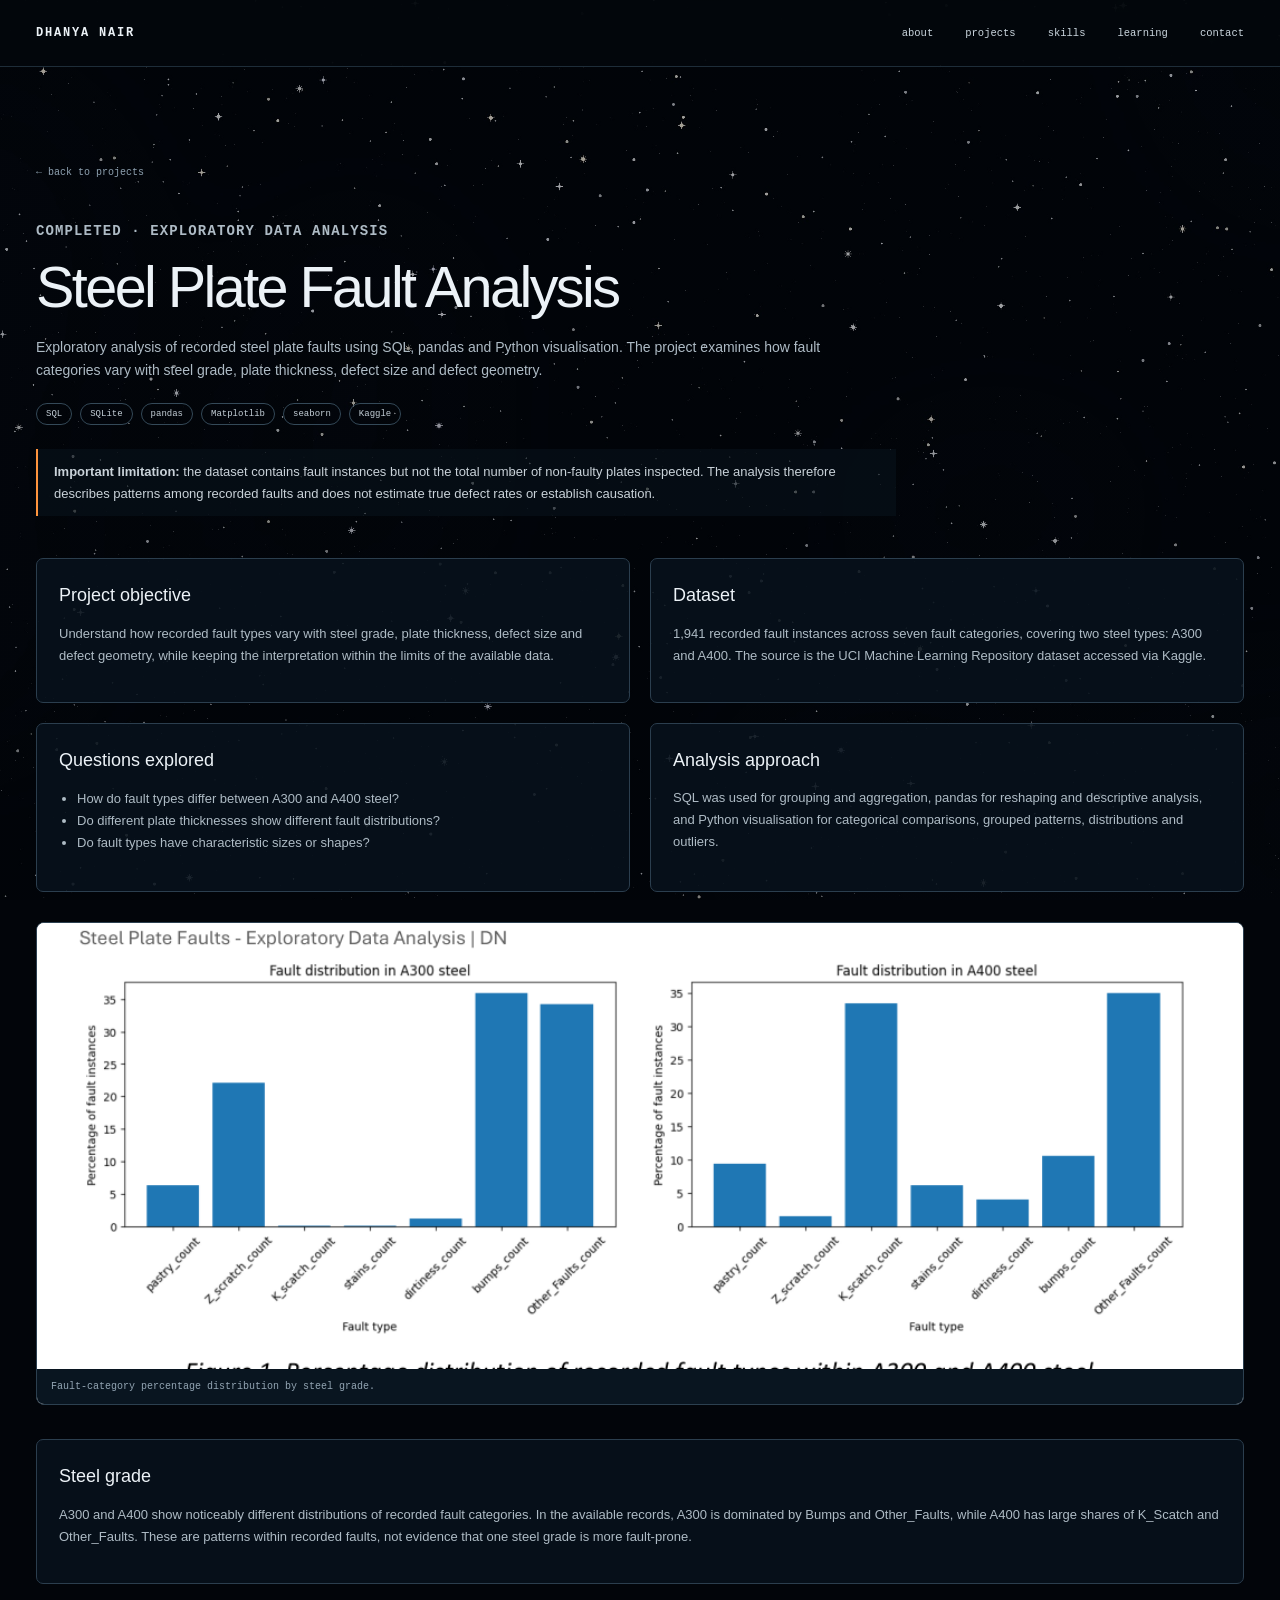
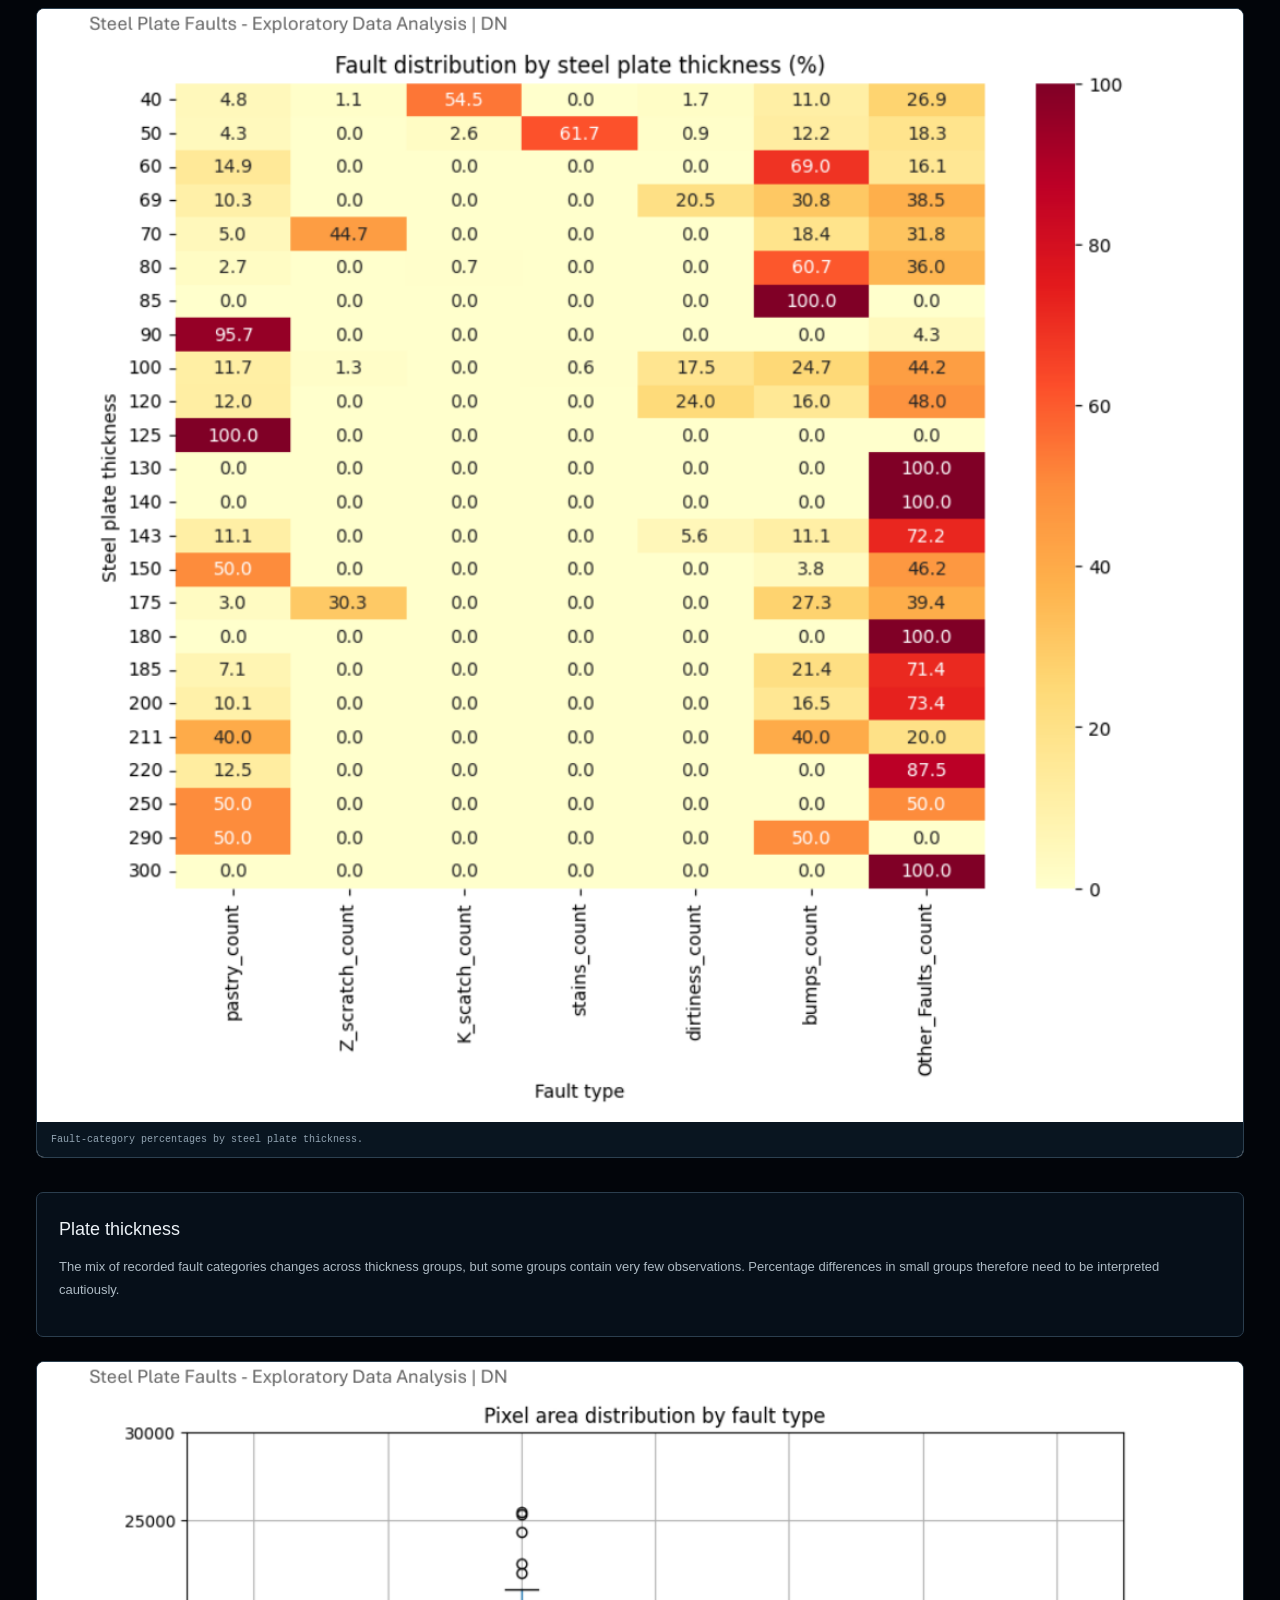
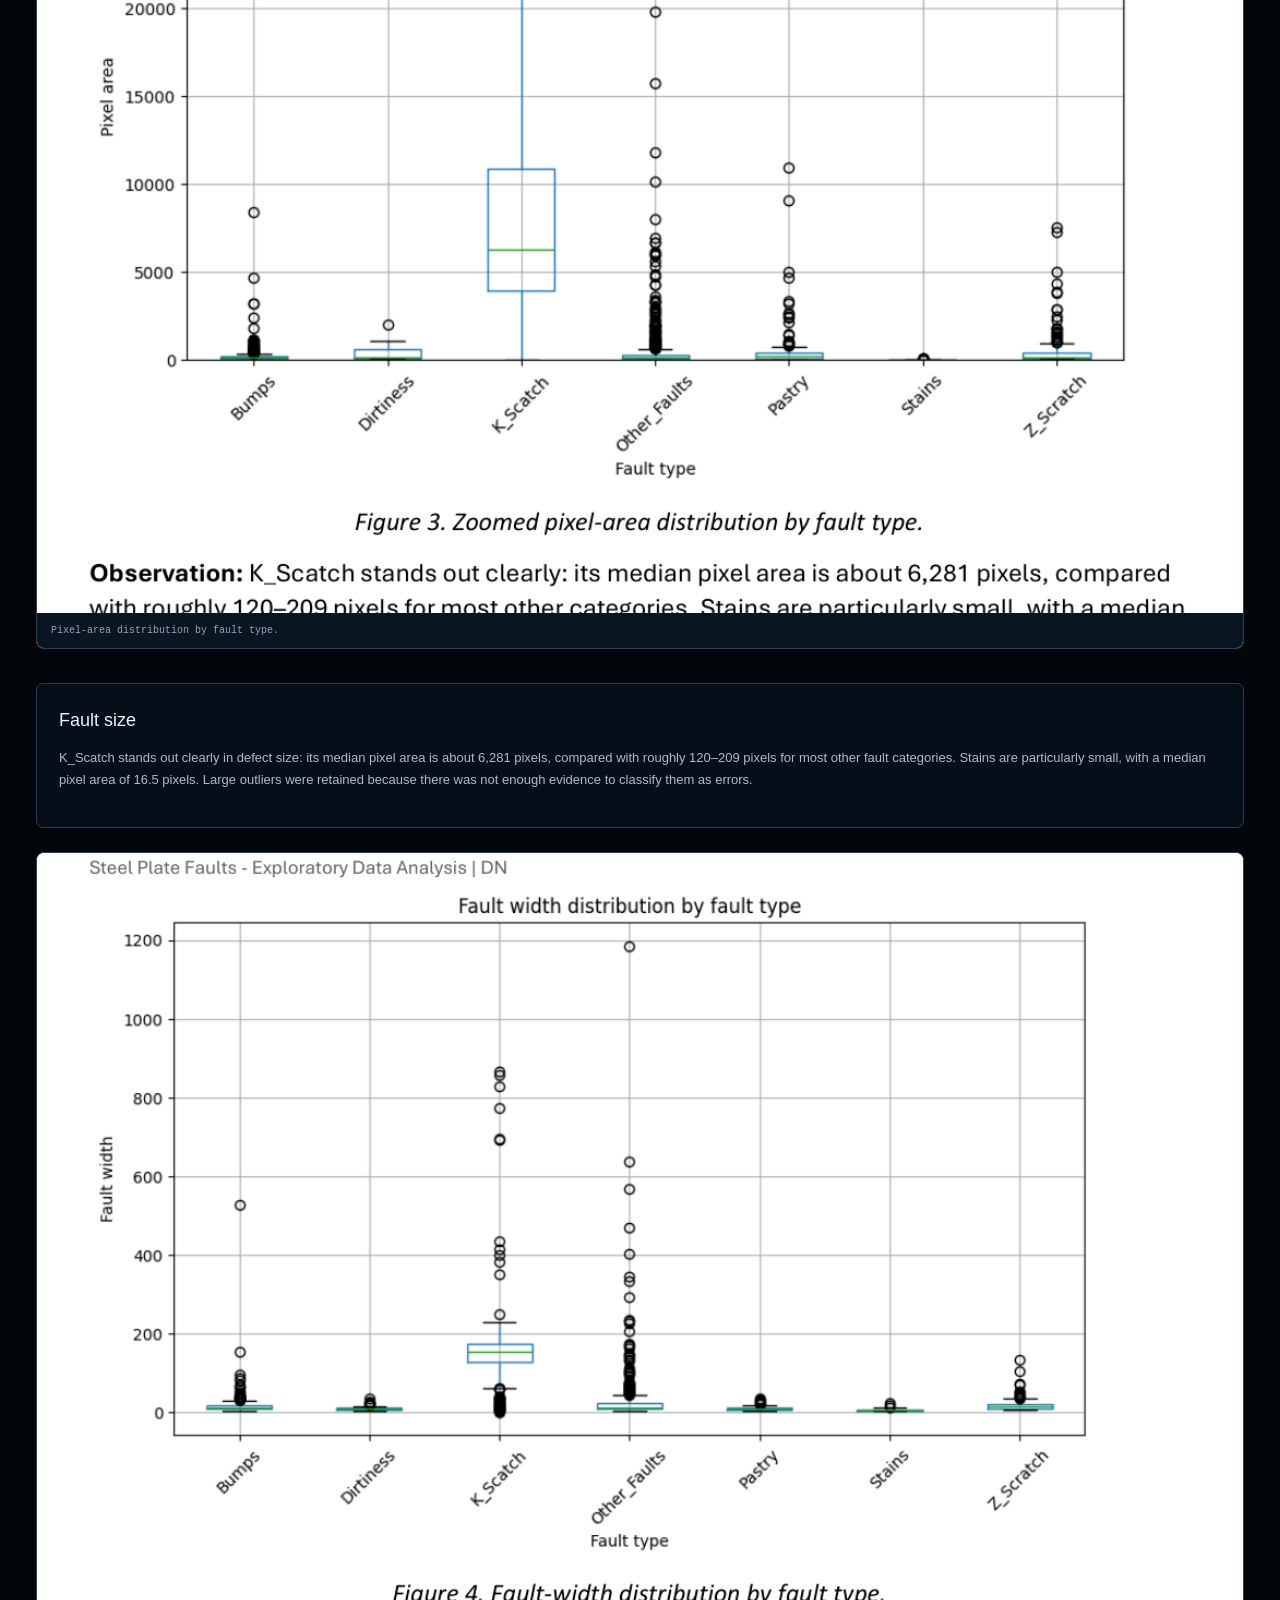
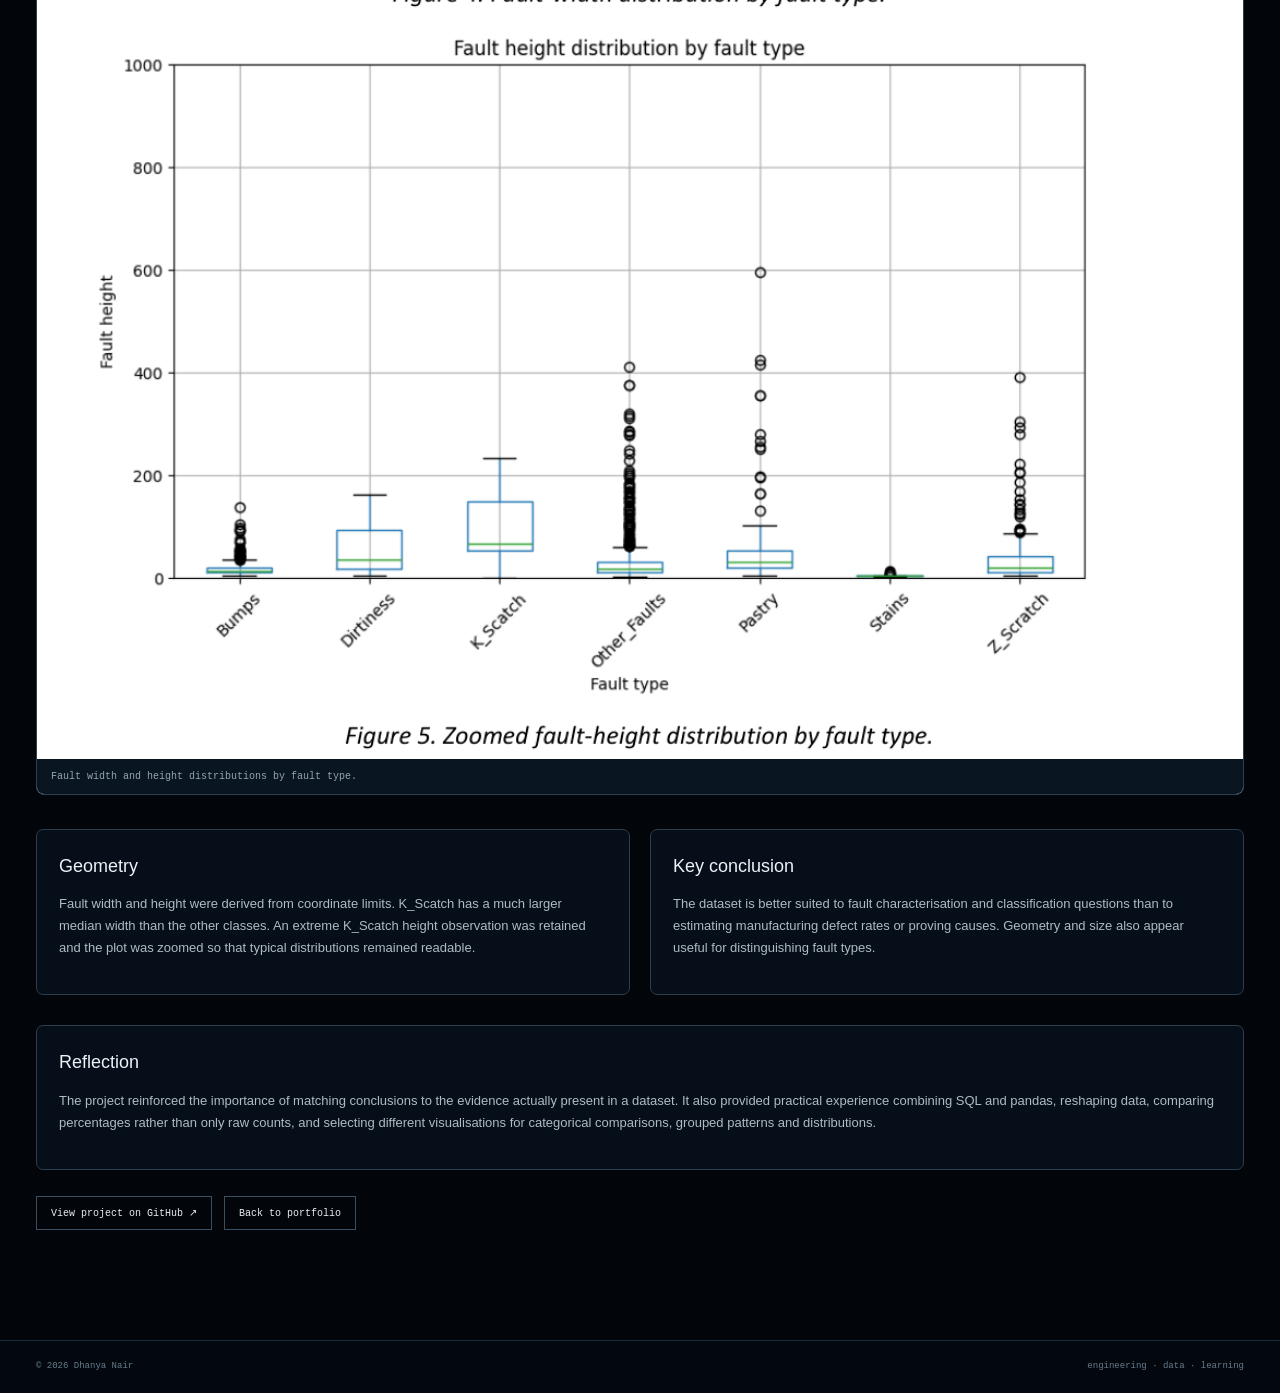
<file: projects/steel-plate-faults.html>
<!doctype html>
<html lang="en">
<head>
<meta charset="utf-8">
<meta name="viewport" content="width=device-width,initial-scale=1">
<title>Steel Plate Fault Analysis | Dhanya Nair</title>
<link rel="stylesheet" href="../styles.css">
</head>
<body>
<div class="space-bg" aria-hidden="true"></div>
<header class="site-header">
  <div class="shell nav">
    <a class="brand" href="../index.html">DHANYA NAIR</a>
    <nav class="links">
      <a href="../index.html#about">about</a>
      <a href="../index.html#projects">projects</a>
      <a href="../index.html#skills">skills</a>
      <a href="../index.html#learning">learning</a>
      <a href="../index.html#contact">contact</a>
    </nav>
  </div>
</header>
<main class="shell report-main">
  <a class="case-back" href="../index.html#projects">← back to projects</a>

  <section class="report-intro">
    <p class="case-kicker">COMPLETED · EXPLORATORY DATA ANALYSIS</p>
    <h1>Steel Plate Fault Analysis</h1>
    <p>Exploratory analysis of recorded steel plate faults using SQL, pandas and Python visualisation. The project examines how fault categories vary with steel grade, plate thickness, defect size and defect geometry.</p>
    <div class="case-meta"><span>SQL</span><span>SQLite</span><span>pandas</span><span>Matplotlib</span><span>seaborn</span><span>Kaggle</span></div>
    <div class="report-note"><strong>Important limitation:</strong> the dataset contains fault instances but not the total number of non-faulty plates inspected. The analysis therefore describes patterns among recorded faults and does not estimate true defect rates or establish causation.</div>
  </section>

  <div class="report-grid">
    <section class="report-block">
      <h2>Project objective</h2>
      <p>Understand how recorded fault types vary with steel grade, plate thickness, defect size and defect geometry, while keeping the interpretation within the limits of the available data.</p>
    </section>
    <section class="report-block">
      <h2>Dataset</h2>
      <p>1,941 recorded fault instances across seven fault categories, covering two steel types: A300 and A400. The source is the UCI Machine Learning Repository dataset accessed via Kaggle.</p>
    </section>
    <section class="report-block">
      <h2>Questions explored</h2>
      <ul>
        <li>How do fault types differ between A300 and A400 steel?</li>
        <li>Do different plate thicknesses show different fault distributions?</li>
        <li>Do fault types have characteristic sizes or shapes?</li>
      </ul>
    </section>
    <section class="report-block">
      <h2>Analysis approach</h2>
      <p>SQL was used for grouping and aggregation, pandas for reshaping and descriptive analysis, and Python visualisation for categorical comparisons, grouped patterns, distributions and outliers.</p>
    </section>
  </div>

  <figure class="report-figure">
    <img src="../assets/steel-plate-preview.png" alt="Percentage distributions of recorded steel plate fault types in A300 and A400 steel.">
    <figcaption class="report-caption">Fault-category percentage distribution by steel grade.</figcaption>
  </figure>

  <section class="report-block wide">
    <h2>Steel grade</h2>
    <p>A300 and A400 show noticeably different distributions of recorded fault categories. In the available records, A300 is dominated by Bumps and Other_Faults, while A400 has large shares of K_Scatch and Other_Faults. These are patterns within recorded faults, not evidence that one steel grade is more fault-prone.</p>
  </section>

  <figure class="report-figure">
    <img src="../assets/steel-plate-thickness.png" alt="Heatmap showing recorded steel plate fault-category percentages by thickness.">
    <figcaption class="report-caption">Fault-category percentages by steel plate thickness.</figcaption>
  </figure>

  <section class="report-block wide">
    <h2>Plate thickness</h2>
    <p>The mix of recorded fault categories changes across thickness groups, but some groups contain very few observations. Percentage differences in small groups therefore need to be interpreted cautiously.</p>
  </section>

  <figure class="report-figure">
    <img src="../assets/steel-plate-area.png" alt="Box plot showing pixel-area distribution by steel plate fault type.">
    <figcaption class="report-caption">Pixel-area distribution by fault type.</figcaption>
  </figure>

  <section class="report-block wide">
    <h2>Fault size</h2>
    <p>K_Scatch stands out clearly in defect size: its median pixel area is about 6,281 pixels, compared with roughly 120–209 pixels for most other fault categories. Stains are particularly small, with a median pixel area of 16.5 pixels. Large outliers were retained because there was not enough evidence to classify them as errors.</p>
  </section>

  <figure class="report-figure">
    <img src="../assets/steel-plate-geometry.png" alt="Box plots comparing fault width and fault height across steel plate fault categories.">
    <figcaption class="report-caption">Fault width and height distributions by fault type.</figcaption>
  </figure>

  <div class="report-grid">
    <section class="report-block">
      <h2>Geometry</h2>
      <p>Fault width and height were derived from coordinate limits. K_Scatch has a much larger median width than the other classes. An extreme K_Scatch height observation was retained and the plot was zoomed so that typical distributions remained readable.</p>
    </section>
    <section class="report-block">
      <h2>Key conclusion</h2>
      <p>The dataset is better suited to fault characterisation and classification questions than to estimating manufacturing defect rates or proving causes. Geometry and size also appear useful for distinguishing fault types.</p>
    </section>
  </div>

  <section class="report-block wide">
    <h2>Reflection</h2>
    <p>The project reinforced the importance of matching conclusions to the evidence actually present in a dataset. It also provided practical experience combining SQL and pandas, reshaping data, comparing percentages rather than only raw counts, and selecting different visualisations for categorical comparisons, grouped patterns and distributions.</p>
  </section>

  <div class="report-links">
    <a href="https://github.com/dhanya-stack/Steel-Plate-Fault-Analysis" target="_blank" rel="noreferrer">View project on GitHub ↗</a>
    <a href="../index.html#projects">Back to portfolio</a>
  </div>
</main>
<footer><div class="shell"><span>© 2026 Dhanya Nair</span><span>engineering · data · learning</span></div></footer>
</body>
</html>
</file>
<file: styles.css>
:root{
  --space:#07111b;
  --space2:#0a1724;
  --panel:#0c1823;
  --panel2:#0f1d2a;
  --ink:#eef3f7;
  --muted:#9fb0be;
  --line:#263847;
  --orange:#f08a4b;
  --blue:#6591c6;
  --max:1240px;
}
*{box-sizing:border-box}
html{scroll-behavior:smooth}
body{margin:0;background:var(--space);color:var(--ink);font-family:Arial,Helvetica,sans-serif;font-size:16px;line-height:1.65}
.shell{width:min(calc(100% - 72px),var(--max));margin:auto}
.space-bg{position:fixed;inset:0;z-index:-2;overflow:hidden;background:
  radial-gradient(circle at 30% 10%,rgba(43,87,142,.24),transparent 34%),
  radial-gradient(circle at 82% 32%,rgba(70,100,142,.14),transparent 30%),
  linear-gradient(180deg,#06101a 0%,#07131f 45%,#050c14 100%)}
.stars{position:absolute;inset:0}
.stars-a{opacity:.38;background-image:
  radial-gradient(#cbd8e4 .8px,transparent 1px),
  radial-gradient(#8fb2d6 .7px,transparent .9px);
  background-size:147px 137px,211px 193px;background-position:14px 20px,91px 63px}
.stars-b{opacity:.2;background-image:
  radial-gradient(#f0b56c .8px,transparent 1px),
  radial-gradient(#fff .5px,transparent .8px);
  background-size:263px 239px,319px 293px;background-position:51px 117px,129px 39px}
.nebula{position:absolute;border-radius:50%;filter:blur(80px);opacity:.13}
.nebula-a{width:700px;height:350px;background:#255b99;left:-150px;top:420px;transform:rotate(-20deg)}
.nebula-b{width:650px;height:300px;background:#4f315e;right:-130px;top:1300px;transform:rotate(25deg)}

.site-header{position:sticky;top:0;z-index:40;background:rgba(7,17,27,.9);backdrop-filter:blur(14px);border-bottom:1px solid var(--line)}
.nav{height:66px;display:flex;align-items:center}
.brand,.links a,.prompt,.section-index,.project-no,.skill-label,.tool-list i,footer,.menu{font-family:Consolas,"SFMono-Regular","Liberation Mono",monospace}
.brand{margin-right:auto;text-decoration:none;color:var(--ink);font-size:14px;letter-spacing:.15em;font-weight:700}
.links{display:flex;gap:32px}
.links a{text-decoration:none;color:#cbd6df;font-size:12px}
.links a:hover{color:var(--orange)}
.menu{display:none;background:none;border:0;color:var(--ink)}

.hero{min-height:690px;display:grid;grid-template-columns:1.03fr .97fr;gap:80px;align-items:center;padding:92px 0 85px}
.prompt{font-size:12px;color:#7f95a7;margin:0 0 25px}
.hero h1{font-family:Consolas,"SFMono-Regular","Liberation Mono",monospace;font-size:clamp(40px,4.6vw,67px);line-height:1.05;letter-spacing:-.055em;margin:0 0 30px;font-weight:500}
.hero h1 span,.about-section h2 span,.writing h2,.skills .section-intro h2 span{color:var(--orange)}
.lede{font-size:18px;max-width:660px;color:#c6d1da;margin:0}
.hero-meta{display:flex;flex-wrap:wrap;gap:8px;margin-top:27px}
.hero-meta span{font:11px/1.3 Consolas,"SFMono-Regular",monospace;border:1px solid #314657;padding:7px 9px;background:rgba(9,20,30,.55)}
.hero-actions{display:flex;gap:10px;margin-top:32px}
.button{font:12px Consolas,"SFMono-Regular",monospace;text-decoration:none;padding:12px 16px;border:1px solid #506374}
.button.primary{background:var(--orange);border-color:var(--orange);color:#11161b}
.button.secondary{color:var(--ink);background:rgba(10,22,33,.55)}
.hero-image{margin:0}
.hero-image img{display:block;width:100%;height:auto;max-height:475px;object-fit:contain;background:#07111b;border:1px solid #213342}
.hero-image figcaption{font:10px Consolas,"SFMono-Regular",monospace;color:#70889c;margin-top:8px;text-align:right}

.about-section{padding:105px 0;border-top:1px solid var(--line);border-bottom:1px solid var(--line);background:rgba(5,13,21,.5)}
.about-grid{display:grid;grid-template-columns:150px 1fr 310px;gap:55px;align-items:start}
.section-index{font-size:11px;color:var(--orange);margin:0;letter-spacing:.06em}
.about-section h2,.section-intro h2,.learning h2,.writing h2,.contact h2{font-size:clamp(34px,4vw,52px);line-height:1.1;letter-spacing:-.045em;margin:0;font-weight:500}
.about-section p:not(.section-index){font-size:17px;color:#b7c4ce;max-width:720px;margin:28px 0 0}
.facts{display:grid;gap:25px}
.facts div{border-top:1px solid #51606d;padding-top:12px}
.facts strong{font:34px Consolas,"SFMono-Regular",monospace;color:var(--orange);display:block}
.facts span{font-size:12px;color:#8396a6}

.projects{padding:130px 0}
.section-intro{max-width:760px;margin-bottom:90px}
.section-intro .section-index{margin-bottom:18px}
.section-intro p:last-child{color:#8799a8;margin:18px 0 0}
.project{display:grid;grid-template-columns:1.12fr .88fr;gap:95px;align-items:center;padding:88px 0;border-top:1px solid var(--line)}
.project.reverse{grid-template-columns:.88fr 1.12fr}
.project.reverse .project-media{order:2}
.project.reverse .project-text{order:1}
.project-media{min-width:0}
.project-media img{display:block;width:100%;height:auto;max-height:550px;object-fit:contain}
.dark-frame{background:#0d141b;padding:20px;border:1px solid #243746}
.project-no{font-size:11px;color:var(--orange);margin:0 0 14px}
.project-text h3{font-size:38px;line-height:1.1;letter-spacing:-.035em;margin:0 0 22px;font-weight:500}
.project-text p{color:#aebbc5;font-size:16px;margin:0 0 20px}
.project-stack{display:flex;gap:7px;flex-wrap:wrap;margin-bottom:24px}
.project-stack span{font:10px Consolas,"SFMono-Regular",monospace;border:1px solid #3a4c5b;padding:5px 8px;color:#c2ccd5}
.project-text a{font:12px Consolas,"SFMono-Regular",monospace;color:var(--orange);text-underline-offset:4px}

.skills{padding:120px 0 125px;background:rgba(5,13,21,.72);border-top:1px solid var(--line);border-bottom:1px solid var(--line)}
.section-intro.compact{margin-bottom:70px}
.skill-groups{display:grid;grid-template-columns:1fr 1fr;gap:70px 80px}
.skill-groups article{border-top:1px solid #536370;padding-top:18px}
.skill-label{font-size:11px;color:var(--orange);margin:0 0 22px}
.tool-list{display:grid;grid-template-columns:1fr 1fr;gap:14px 20px}
.tool-list span{display:flex;align-items:center;gap:10px;font-size:13px;color:#dbe3e9}
.tool-list i{font-style:normal;width:36px;height:36px;border:1px solid #485a68;display:grid;place-items:center;color:var(--orange);font-size:9px;flex:0 0 auto;background:#0b1721}

.learning{padding:125px 0}
.learning>.section-index{margin-bottom:55px}
.learning-grid{display:grid;grid-template-columns:.9fr 1.1fr;gap:90px}
.learning-list{border-top:1px solid #536370}
.learning-list p{font:18px Consolas,"SFMono-Regular",monospace;margin:0;padding:15px 0;border-bottom:1px solid #314250;color:#d5dfe7}
.learning-list span{display:inline-block;width:52px;color:var(--orange)}

.writing{padding:115px 0;background:rgba(6,15,24,.6);border-top:1px solid var(--line);border-bottom:1px solid var(--line)}
.writing-grid{display:grid;grid-template-columns:.8fr 1.2fr;gap:100px;align-items:start}
.writing .section-index{margin-bottom:22px}
.writing p{font-size:17px;color:#b3c0ca;max-width:670px;margin-top:0}
.text-link{font:12px Consolas,"SFMono-Regular",monospace;color:var(--orange);text-underline-offset:4px}

.contact{padding:115px 0 125px;display:grid;grid-template-columns:1fr 1fr;gap:100px;align-items:end}
.contact .section-index{margin-bottom:20px}
.contact h2{max-width:590px}
.contact-links{display:grid;gap:10px}
.contact-links a{display:flex;align-items:center;gap:16px;padding:14px 0;border-bottom:1px solid #354654;color:var(--ink);text-decoration:none}
.contact-links i{width:42px;height:42px;border:1px solid #526574;display:grid;place-items:center;font:12px Consolas,"SFMono-Regular",monospace;font-style:normal;color:var(--orange)}
.contact-links strong{display:block;font-size:14px}
.contact-links small{display:block;color:#7e91a0;font:10px Consolas,"SFMono-Regular",monospace;margin-top:2px}
.contact-links a:hover i{background:var(--orange);border-color:var(--orange);color:#10161b}

footer{border-top:1px solid var(--line);padding:18px 0 22px;color:#687d8e;font-size:10px;background:rgba(5,12,19,.7)}
footer .shell{display:flex;justify-content:space-between}

@media(max-width:1000px){
  .hero,.about-grid,.project,.project.reverse,.contact{grid-template-columns:1fr}
  .hero{gap:45px;padding:70px 0}
  .facts{grid-template-columns:repeat(3,1fr)}
  .project{gap:45px}
  .project.reverse .project-media,.project.reverse .project-text{order:initial}
  .skill-groups{gap:55px 45px}
}
@media(max-width:700px){
  .shell{width:min(calc(100% - 30px),var(--max))}
  .menu{display:block}
  .links{display:none;position:absolute;top:66px;left:0;right:0;background:#07111b;border-bottom:1px solid var(--line);padding:14px 15px;flex-direction:column;gap:0}
  .links.open{display:flex}
  .links a{padding:9px 0}
  .hero{min-height:0}
  .hero h1{font-size:39px}
  .hero-meta{display:none}
  .about-section,.projects,.skills,.learning,.writing,.contact{padding-top:80px;padding-bottom:80px}
  .facts,.skill-groups,.learning-grid,.writing-grid{grid-template-columns:1fr}
  .project{padding:65px 0}
  .project-text h3{font-size:30px}
  .tool-list{grid-template-columns:1fr 1fr}
  .learning-grid,.writing-grid{gap:35px}
  footer .shell{gap:10px;flex-wrap:wrap}
}

/* V1.0 BIO + IMAGE QUALITY OVERRIDES */
.bio-layout{
  display:grid;
  grid-template-columns:180px minmax(0,1fr) 300px;
  gap:58px;
  align-items:start;
}
.bio-title h2{
  font-size:34px;
  line-height:1.15;
  letter-spacing:-.035em;
  margin:16px 0 0;
}
.bio-copy{
  max-width:760px;
}
.bio-copy p{
  margin:0 0 20px;
  color:#b7c4ce;
  font-size:16px;
  line-height:1.72;
}
.bio-copy a{
  color:var(--orange);
  text-underline-offset:4px;
}
.bio-facts{
  display:grid;
  gap:22px;
}
.bio-facts div{
  border-top:1px solid #51606d;
  padding-top:12px;
}
.bio-facts strong{
  font:24px Consolas,"SFMono-Regular",monospace;
  color:var(--orange);
  display:block;
}
.bio-facts span{
  display:block;
  font-size:11px;
  line-height:1.4;
  color:#8396a6;
  margin-top:4px;
}

.project-media{
  display:flex;
  align-items:center;
  justify-content:center;
}
.project-media img{
  width:auto !important;
  max-width:100% !important;
  max-height:560px !important;
  height:auto !important;
  object-fit:contain !important;
  image-rendering:auto;
}
.hero-image img{
  width:100%;
  height:auto;
  object-fit:contain !important;
}

@media(max-width:1000px){
  .bio-layout{grid-template-columns:1fr;gap:30px}
  .bio-facts{grid-template-columns:repeat(2,1fr)}
}
@media(max-width:700px){
  .bio-facts{grid-template-columns:1fr}
}


/* V1.1: polished project images + pictorial skills grid */
.skill-panels{display:grid;grid-template-columns:1fr 1fr;gap:22px}
.skill-panel{border:1px solid #2a3e50;background:linear-gradient(145deg,rgba(11,24,36,.96),rgba(7,16,25,.96));border-radius:10px;padding:22px}
.skill-panel-head{display:flex;align-items:flex-start;gap:16px;padding-bottom:16px;border-bottom:1px solid #243848}
.skill-number{font:700 17px Consolas,"SFMono-Regular",monospace;color:var(--orange);min-width:28px}
.skill-panel-head .skill-label{margin:0;color:#f1f4f7;font-size:12px;letter-spacing:.12em}
.skill-panel-head small{display:block;margin-top:4px;color:#71879a;font:9px Consolas,"SFMono-Regular",monospace;letter-spacing:.05em}
.icon-tool-grid{display:grid;grid-template-columns:repeat(3,1fr);gap:12px;margin-top:16px}
.icon-tool{min-height:112px;border:1px solid #2b4051;background:linear-gradient(180deg,#0d1b28,#0a1520);border-radius:8px;display:flex;flex-direction:column;align-items:center;justify-content:center;padding:12px 8px;transition:.2s ease}
.icon-tool:hover{transform:translateY(-2px);border-color:#715c38}
.icon-tool p{margin:10px 0 0;color:#dbe3e9;font-size:11px;text-align:center;line-height:1.2}
.tool-icon{width:48px;height:48px;border-radius:11px;display:grid;place-items:center;border:1px solid #39556a;background:#132432;color:#f2f5f7;font:700 14px Consolas,"SFMono-Regular",monospace;box-shadow:inset 0 0 18px rgba(255,255,255,.025)}
.python-icon{color:#ffd15c;background:#12304b}.numpy-icon{color:#72b8ef;background:#102c43}.pandas-icon{color:#d8ccff;background:#211d48}.sql-icon{color:#7ac5ed;background:#133146}.minitab-icon{color:#a6e5a2;background:#183624}.ml-icon{color:#ef9b4a;background:#372515}.cad-icon{color:#a8cee4;background:#172d3d}.cae-icon{color:#efb16f;background:#37291b}.drawing-icon{color:#e3c96f;background:#332f1d}.quality-icon{color:#b8d99b;background:#26321f}.systems-icon{color:#a9bfff;background:#1b2843}
.project-media{display:flex;align-items:center;justify-content:center;background:transparent}.project-media img{width:auto!important;max-width:100%!important;height:auto!important;max-height:620px!important;object-fit:contain!important}.project-media img[src*="meal-planner-polished"],.project-media img[src*="electronics-polished"]{border-radius:10px;box-shadow:0 14px 40px rgba(0,0,0,.30)}
@media(max-width:950px){.skill-panels{grid-template-columns:1fr}}@media(max-width:650px){.icon-tool-grid{grid-template-columns:repeat(2,1fr)}}

/* Render-faithful Skills section */
.skills-render{padding:0 0 54px;background:#06101a;border-top:1px solid var(--line);border-bottom:1px solid var(--line)}
.skills-hero{position:relative;min-height:330px;overflow:hidden;border-bottom:1px solid #203343;background:#06101a}
.skills-hero-art{position:absolute;inset:0;background:linear-gradient(90deg,#06101a 0%,rgba(6,16,26,.98) 24%,rgba(6,16,26,.40) 52%,rgba(6,16,26,.08) 100%),url('assets/skills-hero-bg.jpg') right center/auto 100% no-repeat}
.skills-hero-content{position:relative;z-index:2;padding-top:52px}
.skills-hero-content .section-index{margin:0 0 14px}
.skills-hero-content h2{max-width:620px;margin:0;font-size:clamp(42px,5vw,68px);line-height:1.02;letter-spacing:-.045em;font-weight:500}
.skills-hero-content h2 span{color:var(--orange)}
.skills-hero-content>p:last-child{max-width:665px;margin:20px 0 0;color:#c2ccd5;font-size:15px;line-height:1.55}
.skills-dashboard{display:grid;grid-template-columns:1fr 1fr;gap:18px;margin-top:18px}
.render-panel{padding:17px 18px 18px;border:1px solid #30485b;border-radius:4px;background:linear-gradient(180deg,#0a1621,#08131d)}
.render-panel-head{display:flex;align-items:center;justify-content:space-between;gap:14px;padding-bottom:13px;border-bottom:1px solid #314453}
.render-panel-title{display:flex;align-items:center;gap:12px;min-width:0}
.render-panel-title>span{font:700 16px Consolas,"SFMono-Regular","Liberation Mono",monospace;color:var(--orange)}
.render-panel-title i{display:block;width:30px;height:2px;background:var(--orange);flex:0 0 auto}
.render-panel-title strong{color:#e9eef2;font:600 10px Consolas,"SFMono-Regular","Liberation Mono",monospace;letter-spacing:.13em}
.render-panel-head>small{color:#748ba0;font:8px Consolas,"SFMono-Regular","Liberation Mono",monospace;letter-spacing:.10em;white-space:nowrap}
.render-tool-row{display:grid;grid-template-columns:repeat(6,minmax(0,1fr));gap:9px;margin-top:13px}
.render-tool{position:relative;min-height:128px;padding:14px 5px 18px;border:1px solid #243b4d;border-radius:3px;background:linear-gradient(180deg,#0d1c29,#091520);display:flex;flex-direction:column;align-items:center;justify-content:center}
.render-tool::after{content:"";position:absolute;bottom:9px;width:28px;height:2px;background:var(--orange)}
.render-tool img{display:block;width:48px;height:48px;object-fit:contain;margin-bottom:10px}
.render-tool span{color:#eef2f5;font-size:10px;line-height:1.15;text-align:center}

/* Consistent section/project labels */
.section-index,.project-no{font:600 11px/1.2 Consolas,"SFMono-Regular","Liberation Mono",monospace !important;color:var(--orange) !important;letter-spacing:.06em !important;text-transform:uppercase}

/* Contact refinement */
.contact-centered{display:block !important;padding-top:95px;padding-bottom:105px}
.contact-heading{text-align:center;margin:0 auto 38px}
.contact-heading .section-index{margin-bottom:14px}
.contact-heading h2{margin:0 auto}
.contact-icon-links{max-width:720px;margin:0 auto}
.contact-icon-links a{display:flex;align-items:center;gap:16px}
.social-icon{width:34px;height:34px;border:0;display:grid;place-items:center;color:#e7edf2;background:transparent;flex:0 0 auto}
.social-icon svg{width:23px;height:23px;fill:currentColor}
.linkedin-social{font:700 20px Arial,Helvetica,sans-serif}
.contact-icon-links a:hover .social-icon{color:var(--orange)}

@media(max-width:1100px){.skills-dashboard{grid-template-columns:1fr}}
@media(max-width:760px){
  .skills-hero{min-height:390px}
  .skills-hero-art{opacity:.48;background-position:65% center}
  .skills-hero-content h2{font-size:42px}
  .render-tool-row{grid-template-columns:repeat(3,1fr)}
  .render-panel-head>small{display:none}
}
@media(max-width:480px){.render-tool-row{grid-template-columns:repeat(2,1fr)}}


/* V3 skills refinement: remove numbers, improve pictorial cards */
.render-panel-title > span{display:none !important}
.render-panel-title{gap:14px}
.render-panel-title i{width:38px;height:2px;border-radius:2px;box-shadow:0 0 12px rgba(255,144,49,.18)}
.render-panel-title strong{font-size:11px;letter-spacing:.16em}
.render-panel-head>small{font-size:8.5px;letter-spacing:.12em;color:#7d92a6}
.render-panel{padding:18px 22px 20px;border-color:#2f4558;background:linear-gradient(180deg,#0b1824,#091521 70%);box-shadow:inset 0 0 0 1px rgba(255,255,255,.015)}
.render-tool-row{gap:12px;margin-top:15px}
.render-tool{min-height:146px;padding:15px 6px 18px;border:1px solid #284052;border-radius:4px;background:radial-gradient(circle at 50% 22%, rgba(36,88,130,.18), transparent 38%), linear-gradient(180deg,#0d1c29,#091520);box-shadow:inset 0 0 24px rgba(255,255,255,.015)}
.render-tool img{width:56px;height:56px;margin-bottom:12px;filter:drop-shadow(0 2px 10px rgba(0,0,0,.20))}
.render-tool span{font-size:10.5px;line-height:1.18;color:#f0f4f7}
.render-tool::after{width:36px;height:2px;bottom:11px;box-shadow:0 0 10px rgba(255,144,49,.20)}
.render-tool:hover{border-color:#415d73;transform:translateY(-1px)}

/* Slight tool-specific scale corrections for closer match */
.render-tool img[src*="python"]{width:58px;height:58px}
.render-tool img[src*="numpy"]{width:54px;height:54px}
.render-tool img[src*="pandas"]{width:52px;height:52px}
.render-tool img[src*="sql"]{width:50px;height:50px}
.render-tool img[src*="minitab"]{width:52px;height:52px}
.render-tool img[src*="ml"]{width:58px;height:58px}
.render-tool img[src*="catia"]{width:60px;height:60px}
.render-tool img[src*="solidworks"]{width:60px;height:60px}
.render-tool img[src*="ansys"]{width:54px;height:54px}
.render-tool img[src*="abaqus"]{width:52px;height:52px}
.render-tool img[src*="gdt"]{width:50px;height:50px}
.render-tool img[src*="dfm"]{width:56px;height:56px}
.render-tool img[src*="fivewhy"]{width:58px;height:58px}
.render-tool img[src*="jira"]{width:54px;height:54px}
.render-tool img[src*="msproject"]{width:56px;height:56px}
.render-tool img[src*="teamcenter"]{width:54px;height:54px}
.render-tool img[src*="windchill"]{width:58px;height:58px}
.render-tool img[src*="sap"]{width:56px;height:56px}
.render-tool img[src*="npi"]{width:54px;height:54px}


/* V1.4 organised portfolio structure */
.projects-organised{padding-top:120px;padding-bottom:120px}
.organised-intro{max-width:900px;margin-bottom:34px}
.project-filter{display:flex;flex-wrap:wrap;gap:9px;margin:0 0 30px}
.project-filter button{border:1px solid #314554;background:#091521;color:#aebdca;border-radius:18px;padding:8px 14px;font:10px Consolas,"SFMono-Regular",monospace;cursor:pointer}
.project-filter button:hover,.project-filter button.active{color:#08121b;background:var(--orange);border-color:var(--orange)}
.project-card-grid{display:grid;grid-template-columns:repeat(2,minmax(0,1fr));gap:20px}
.portfolio-card{border:1px solid #2d4151;border-radius:8px;overflow:hidden;background:linear-gradient(180deg,#0b1824,#08131d);display:flex;flex-direction:column;min-width:0}
.portfolio-card-image{height:245px;background:#07111a;display:grid;place-items:center;overflow:hidden;border-bottom:1px solid #273b4a}
.portfolio-card-image img{width:100%;height:100%;object-fit:cover;display:block}
.portfolio-card-body{padding:20px;display:flex;flex-direction:column;flex:1}
.card-topline{display:flex;justify-content:space-between;gap:12px;align-items:center;font-family:Consolas,"SFMono-Regular",monospace}
.card-topline span{color:var(--orange);font-size:9px;letter-spacing:.1em}.card-topline small{color:#758b9e;font-size:8px;letter-spacing:.08em}
.portfolio-card h3{font-size:23px;line-height:1.18;margin:10px 0 12px;font-weight:500}.portfolio-card p{font-size:13px;line-height:1.6;color:#aebac4;margin:0 0 16px}
.card-actions{margin-top:auto;padding-top:18px;display:flex;flex-wrap:wrap;gap:18px;border-top:1px solid #243645}.card-actions a{color:#f2f5f7;text-decoration:none;font:10px Consolas,"SFMono-Regular",monospace}.card-actions a:hover{color:var(--orange)}
.portfolio-card[hidden]{display:none}.future-card{min-height:315px;justify-content:center;border-style:dashed;background:rgba(8,19,29,.55)}.future-mark{font:200 72px/1 Arial;color:#526979;padding:20px 20px 0}
.case-main{padding:92px 0 120px}.case-back{display:inline-block;margin-bottom:28px;color:#8ea1b0;text-decoration:none;font:10px Consolas,"SFMono-Regular",monospace}.case-back:hover{color:var(--orange)}
.case-hero{display:grid;grid-template-columns:1fr .9fr;gap:70px;align-items:center;padding-bottom:70px;border-bottom:1px solid #2b3d4c}.case-kicker{color:var(--orange);font:600 10px Consolas,"SFMono-Regular",monospace;letter-spacing:.08em}
.case-hero h1{font-size:clamp(38px,5vw,64px);line-height:1.05;margin:12px 0 20px;font-weight:500;letter-spacing:-.04em}.case-hero p{color:#aebbc5;font-size:16px;line-height:1.65}.case-hero img{width:100%;height:auto;display:block;border:1px solid #2b4050;border-radius:8px}
.case-sections{display:grid;grid-template-columns:repeat(2,minmax(0,1fr));gap:20px;margin-top:40px}.case-block{border:1px solid #2b3e4e;border-radius:7px;padding:22px;background:#0a1621}.case-block.wide{grid-column:1/-1}.case-block h2{font-size:18px;margin:0 0 12px}.case-block p,.case-block li{color:#aebbc5;font-size:13px;line-height:1.65}.case-block ul{padding-left:18px;margin:8px 0 0}.case-placeholder{border:1px dashed #43596b;border-radius:6px;padding:28px;text-align:center;color:#738899;font:10px Consolas,"SFMono-Regular",monospace}.case-meta{display:flex;flex-wrap:wrap;gap:8px;margin-top:20px}.case-meta span{border:1px solid #344958;border-radius:15px;padding:5px 9px;font:9px Consolas,"SFMono-Regular",monospace;color:#c5d0d8}
@media(max-width:900px){.project-card-grid,.case-hero,.case-sections{grid-template-columns:1fr}.case-block.wide{grid-column:auto}.portfolio-card-image{height:220px}}


/* V1.5 — organised single-list projects + unified tools */
.hero{grid-template-columns:minmax(0,1fr) !important;max-width:1240px}
.hero-copy{max-width:790px}
.hero-image{display:none !important}

.project-running-list{display:flex;flex-direction:column;gap:28px}
.project-running-list .portfolio-card{
  display:grid;
  grid-template-columns:minmax(330px,.9fr) minmax(0,1.1fr);
  min-height:330px;
  overflow:hidden;
}
.project-running-list .portfolio-card:nth-child(even){grid-template-columns:minmax(0,1.1fr) minmax(330px,.9fr)}
.project-running-list .portfolio-card:nth-child(even) .portfolio-card-image{order:2}
.project-running-list .portfolio-card:nth-child(even) .portfolio-card-body{order:1}
.project-running-list .portfolio-card-image{
  height:auto;
  min-height:330px;
  padding:18px;
  overflow:hidden;
  border-bottom:0;
  border-right:1px solid #273b4a;
  background:#07111a;
}
.project-running-list .portfolio-card:nth-child(even) .portfolio-card-image{border-right:0;border-left:1px solid #273b4a}
.project-running-list .portfolio-card-image img{
  width:100%;
  height:100%;
  max-height:410px;
  object-fit:contain !important;
  display:block;
}
.project-running-list .portfolio-card-body{padding:30px 34px;justify-content:center}
.project-running-list .portfolio-card h3{font-size:28px}
.project-running-list .portfolio-card p{font-size:14px;max-width:680px}

.unified-skills{padding:110px 0 120px;background:rgba(5,13,21,.72);border-top:1px solid var(--line);border-bottom:1px solid var(--line)}
.skills-simple-intro{max-width:780px;margin-bottom:44px}
.skills-simple-intro h2 span{color:var(--orange)}
.all-tools-grid{display:grid;grid-template-columns:repeat(6,minmax(0,1fr));gap:14px}
.all-tool{min-height:126px;border:1px solid #2b4051;border-radius:6px;background:linear-gradient(180deg,#0d1b28,#0a1520);display:flex;flex-direction:column;align-items:center;justify-content:center;padding:14px 8px;transition:.2s ease}
.all-tool:hover{transform:translateY(-2px);border-color:#536b7c}
.all-tool img{width:50px;height:50px;object-fit:contain;margin-bottom:11px;filter:drop-shadow(0 3px 10px rgba(0,0,0,.2))}
.all-tool span{color:#e5ebef;font-size:11px;text-align:center;line-height:1.2}

@media(max-width:1050px){
  .all-tools-grid{grid-template-columns:repeat(4,minmax(0,1fr))}
  .project-running-list .portfolio-card,.project-running-list .portfolio-card:nth-child(even){grid-template-columns:1fr}
  .project-running-list .portfolio-card:nth-child(even) .portfolio-card-image,.project-running-list .portfolio-card:nth-child(even) .portfolio-card-body{order:initial}
  .project-running-list .portfolio-card-image,.project-running-list .portfolio-card:nth-child(even) .portfolio-card-image{border-left:0;border-right:0;border-bottom:1px solid #273b4a;min-height:260px}
}
@media(max-width:700px){.all-tools-grid{grid-template-columns:repeat(3,minmax(0,1fr))}}
@media(max-width:480px){.all-tools-grid{grid-template-columns:repeat(2,minmax(0,1fr))}}


/* V1.6 interstellar theme update: background + colour only */
:root{
  --space:#02050a;
  --panel:#07111a;
  --line:#1b2a36;
  --ink:#ecf2f7;
  --muted:#9eb0bd;
  --orange:#ff943d;
}
body{background:var(--space);color:var(--ink)}
.space-bg{
  position:fixed;
  inset:0;
  z-index:-2;
  overflow:hidden;
  background:
    linear-gradient(rgba(2,5,10,.48), rgba(2,5,10,.66)),
    url('assets/interstellar-realistic-bg.jpg') center top / cover no-repeat fixed,
    #02050a;
}
/* Let the sharper background carry the look; keep overlays subtle */
.stars-a{opacity:.10}
.stars-b{opacity:.05}
.nebula{display:none}

.site-header{background:rgba(3,7,12,.88);border-bottom:1px solid #1e2d39;backdrop-filter:blur(14px)}
.button.secondary{background:rgba(7,17,26,.62)}
.about-section{background:rgba(4,10,16,.52)}
.skills,.unified-skills{background:rgba(4,10,16,.68)}
.writing{background:rgba(4,10,16,.58)}
footer{background:rgba(4,10,16,.72)}
.dark-frame,.portfolio-card,.case-block{background:linear-gradient(180deg,rgba(9,18,27,.96),rgba(6,13,21,.96))}
.hero-meta span,.stat-card,.contact-links a,.tool-list i,.all-tool,.icon-tool{background-color:rgba(9,18,27,.72)}


/* V1.7 refinement: stars-only background, contact split layout, smaller tools */
.space-bg{position:fixed;inset:0;z-index:-2;overflow:hidden;background:
  linear-gradient(rgba(2,5,9,.10),rgba(2,5,9,.22)),
  url('assets/stars-only-bg.jpg') center top / cover no-repeat fixed,
  #020509}
.stars-a,.stars-b,.nebula{display:none !important}

/* Contact: left heading, right links for section consistency */
.contact-centered{
  display:grid !important;
  grid-template-columns:.8fr 1.2fr;
  gap:90px;
  align-items:start;
  padding-top:95px;
  padding-bottom:105px;
}
.contact-heading{text-align:left !important;margin:0 !important}
.contact-heading .section-index{margin-bottom:14px}
.contact-heading h2{margin:0 !important}
.contact-icon-links{max-width:none !important;margin:0 !important}
.contact-icon-links a{padding:14px 6px;border-bottom:1px solid #2f414f}

/* Make unified skills smaller and more refined */
.all-tools-grid{grid-template-columns:repeat(6,minmax(0,1fr)) !important;gap:10px !important}
.all-tool{min-height:96px !important;padding:10px 6px !important;border-radius:5px !important}
.all-tool .tool-icon{width:38px !important;height:38px !important;font-size:11px !important;border-radius:8px !important}
.all-tool span,.all-tool p{font-size:10px !important;line-height:1.15 !important;margin-top:7px !important}

@media(max-width:1100px){
  .all-tools-grid{grid-template-columns:repeat(4,minmax(0,1fr)) !important}
}
@media(max-width:800px){
  .contact-centered{grid-template-columns:1fr;gap:34px}
  .all-tools-grid{grid-template-columns:repeat(3,minmax(0,1fr)) !important}
}
@media(max-width:520px){
  .all-tools-grid{grid-template-columns:repeat(2,minmax(0,1fr)) !important}
}


/* V1.8 refinement: sharper stars background + smaller tool thumbnails */
.space-bg{
  position:fixed;inset:0;z-index:-2;overflow:hidden;
  background:
    linear-gradient(rgba(1,4,8,.34), rgba(1,4,8,.44)),
    url('assets/stars-sharp-bg.jpg') center top / cover no-repeat fixed,
    #010409 !important;
}
.stars-a,.stars-b,.nebula{display:none !important}

/* tighter and smaller tools */
.unified-skills .shell{max-width:1380px}
.all-tools-grid{
  grid-template-columns:repeat(8,minmax(0,1fr)) !important;
  gap:8px !important;
}
.all-tool{
  min-height:78px !important;
  padding:8px 5px !important;
  border-radius:5px !important;
  border-color:#2c4151 !important;
  background:linear-gradient(180deg,rgba(10,23,35,.9),rgba(7,18,29,.9)) !important;
}
.all-tool img{width:34px !important;height:34px !important;margin-bottom:7px !important;filter:drop-shadow(0 2px 7px rgba(0,0,0,.18)) !important}
.all-tool .tool-icon{width:30px !important;height:30px !important;font-size:10px !important;border-radius:7px !important}
.all-tool span,.all-tool p{font-size:9.5px !important;line-height:1.1 !important;margin-top:4px !important}

@media(max-width:1200px){.all-tools-grid{grid-template-columns:repeat(6,minmax(0,1fr)) !important}}
@media(max-width:900px){.all-tools-grid{grid-template-columns:repeat(4,minmax(0,1fr)) !important}}
@media(max-width:700px){.all-tools-grid{grid-template-columns:repeat(3,minmax(0,1fr)) !important}}
@media(max-width:480px){.all-tools-grid{grid-template-columns:repeat(2,minmax(0,1fr)) !important}}


/* V1.9 — smaller typography only */
body{
  font-size:14px;
  line-height:1.58;
}

/* Navigation */
.brand{font-size:12px}
.links a{font-size:10.5px}

/* Hero */
.prompt{font-size:10.5px}
.hero h1{
  font-size:clamp(34px,4vw,56px);
  line-height:1.06;
}
.lede{
  font-size:15px;
  line-height:1.62;
}
.hero-meta span{font-size:9.5px}
.button{font-size:10.5px}

/* Section labels + headings */
.section-index,
.project-no{
  font-size:9.5px !important;
}
.about-section h2,
.section-intro h2,
.learning h2,
.writing h2,
.contact h2{
  font-size:clamp(28px,3.3vw,44px);
}
.section-intro p:last-child,
.skills .section-intro p:last-child{
  font-size:13px;
}
.about-section p:not(.section-index),
.bio-copy p,
.writing p{
  font-size:14px;
}

/* Profile / facts */
.bio-title h2{font-size:29px}
.bio-facts strong,
.facts strong{font-size:27px}
.bio-facts span,
.facts span{font-size:10.5px}

/* Projects */
.project-text h3{
  font-size:31px;
}
.project-text p{
  font-size:13.5px;
}
.project-stack span{font-size:9px}
.project-text a{font-size:10.5px}

/* Running project cards */
.portfolio-card-body h3{
  font-size:24px;
}
.portfolio-card-body p{
  font-size:13px;
}
.portfolio-card-body .project-stack span{
  font-size:8.5px;
}

/* Skills */
.unified-skills .section-intro h2{
  font-size:clamp(28px,3.3vw,44px);
}
.all-tool span,
.all-tool p{
  font-size:8.75px !important;
}
.all-tool img{
  width:31px !important;
  height:31px !important;
}
.all-tool{
  min-height:72px !important;
}

/* Learning */
.learning-list p{
  font-size:15px;
}
.learning-list span{
  width:46px;
}

/* Contact */
.contact-links strong{
  font-size:12.5px;
}
.contact-links small{
  font-size:9px;
}

/* Footer */
footer{
  font-size:9px;
}

@media(max-width:700px){
  body{font-size:13.5px}
  .hero h1{font-size:34px}
  .lede{font-size:14px}
  .project-text h3{font-size:26px}
  .portfolio-card-body h3{font-size:21px}
}


/* V2.1 — Steel Plate Fault Analysis + section separation */
#contact{
  border-top:1px solid var(--line);
}

.portfolio-card-image.steel-preview img{
  object-fit:contain !important;
  background:#f7f7f5;
  padding:12px;
}

.report-main{padding-top:92px;padding-bottom:110px}
.report-intro{max-width:860px;margin-bottom:42px}
.report-intro h1{font-size:clamp(34px,4.5vw,58px);line-height:1.04;letter-spacing:-.045em;margin:14px 0 18px;font-weight:500}
.report-intro>p{max-width:800px;color:#aebbc5;font-size:14px;line-height:1.7}
.report-note{border-left:2px solid var(--orange);padding:12px 16px;margin:24px 0;color:#c9d2d9;background:rgba(10,20,30,.55);font-size:13px;line-height:1.65}
.report-grid{display:grid;grid-template-columns:repeat(2,minmax(0,1fr));gap:20px;margin:30px 0}
.report-block{border:1px solid #2b3e4e;border-radius:7px;padding:22px;background:rgba(8,18,28,.86)}
.report-block.wide{grid-column:1/-1}
.report-block h2{font-size:18px;margin:0 0 10px;font-weight:500}
.report-block p,.report-block li{font-size:13px;line-height:1.7;color:#aebbc5}
.report-block ul{padding-left:18px}
.report-figure{margin:24px 0 34px;border:1px solid #2c4050;border-radius:8px;overflow:hidden;background:#f7f7f5}
.report-figure img{display:block;width:100%;height:auto}
.report-caption{padding:12px 14px;background:#091520;color:#93a5b3;font:10px Consolas,"SFMono-Regular",monospace}
.report-links{display:flex;gap:12px;flex-wrap:wrap;margin-top:26px}
.report-links a{display:inline-flex;align-items:center;border:1px solid #3a5060;padding:10px 14px;color:#e9eef2;text-decoration:none;font:10px Consolas,"SFMono-Regular",monospace}
.report-links a:hover{border-color:var(--orange);color:var(--orange)}
@media(max-width:800px){.report-grid{grid-template-columns:1fr}.report-block.wide{grid-column:auto}}


/* V2.2 Chicago Taxi project visuals */
.case-full-image{display:block;width:100%;height:auto;margin-top:18px;border:1px solid #2b3e4e;border-radius:6px;background:#fff}
.case-gallery{display:grid;grid-template-columns:repeat(2,minmax(0,1fr));gap:18px;margin-top:18px}
.case-gallery figure{margin:0;border:1px solid #2b3e4e;border-radius:6px;overflow:hidden;background:#0a1621}
.case-gallery img{display:block;width:100%;height:auto;background:#fff}
.case-gallery figcaption{padding:9px 12px;color:#8fa1af;font:9px Consolas,"SFMono-Regular",monospace;text-transform:uppercase;letter-spacing:.06em}
@media(max-width:760px){.case-gallery{grid-template-columns:1fr}}
</file>
